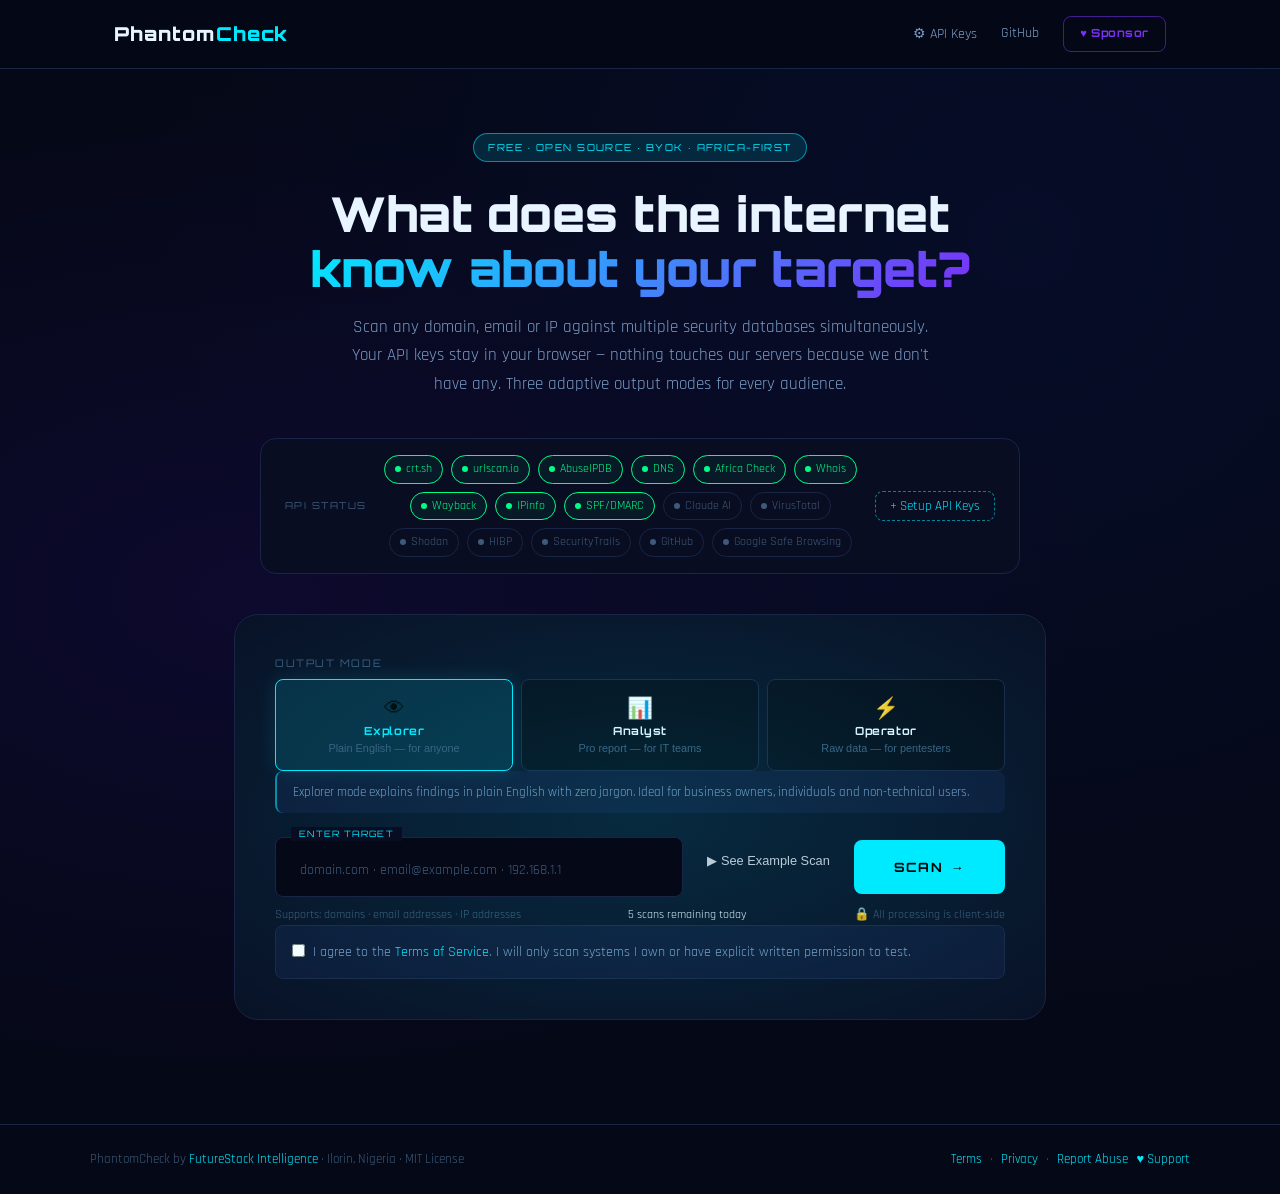
<file: Phantom stack/app.html>
<!DOCTYPE html>
<html lang="en">
<head>
  <link rel="apple-touch-icon" sizes="180x180" href="/apple-touch-icon.png">
<link rel="icon" type="image/png" sizes="32x32" href="/favicon-32x32.png">
<link rel="icon" type="image/png" sizes="16x16" href="/favicon-16x16.png">
<link rel="manifest" href="/site.webmanifest">
  <meta charset="UTF-8">
  <meta name="viewport" content="width=device-width, initial-scale=1.0">
  <title>PhantomCheck — OSINT Reconnaissance</title>
  <meta name="description" content="Free open-source AI-powered OSINT tool. BYOK. Three adaptive output modes. Africa-first scanning.">
  <!-- OG Meta Tags -->
<meta property="og:title" content="PhantomCheck — AI-Powered OSINT Tool" />
<meta property="og:description" content="Scan any domain, email, IP or company against multiple security APIs. Three modes: Explorer, Analyst, Operator." />
<meta property="og:image" content="https://phantomcheck.pages.dev/assets/og-image.png" />
<meta property="og:url" content="https://phantomcheck.pages.dev/app" />
<meta property="og:type" content="website" />

<!-- Twitter Card -->
<meta name="twitter:card" content="summary_large_image" />
<meta name="twitter:title" content="PhantomCheck — AI-Powered OSINT Tool" />
<meta name="twitter:description" content="Scan any domain, email, IP or company against multiple security APIs. Three modes: Explorer, Analyst, Operator." />
<meta name="twitter:image" content="https://phantomcheck.pages.dev/assets/og-image.png" />
  <link rel="stylesheet" href="assets/css/global.css">
  <link rel="stylesheet" href="assets/css/app.css">
</head>

<body>

  <!-- ========== NAVIGATION ========== -->
  <nav class="nav">
    <div class="nav-inner">
      <a href="/app" class="nav-logo">
        Phantom<span>Check</span>
      </a>
      <div class="nav-links">
        <button class="nav-link" id="settingsBtn">⚙ API Keys</button>
        <a href="https://github.com/futurestackintel/phantomcheck" 
           target="_blank" class="nav-link">GitHub</a>
        <a href="https://flutterwave.com/donate/ugstejgoyctr" 
   target="_blank" class="btn-sponsor">♥ Sponsor</a>
      </div>
    </div>
  </nav>

  <!-- ========== HERO ========== -->
  <section class="hero">
    <div class="hero-inner">
      <div class="hero-badge">FREE · OPEN SOURCE · BYOK · AFRICA-FIRST</div>
      <h1 class="hero-title">
        What does the internet<br>
        <span class="hero-title-accent">know about your target?</span>
      </h1>
      <p class="hero-subtitle">
        Scan any domain, email or IP against multiple security databases simultaneously. 
        Your API keys stay in your browser — nothing touches our servers because 
        we don't have any. Three adaptive output modes for every audience.
      </p>

      <!-- BYOK Status Bar — shows which APIs are ready -->
      <div class="api-status-bar" id="apiStatusBar">
        <div class="api-status-label">API STATUS</div>
        <div class="api-status-pills" id="apiStatusPills">
          <!-- Rendered by JS on load -->
        </div>
        <button class="api-status-setup" id="apiStatusSetupBtn">
          + Setup API Keys
        </button>
      </div>

    </div>
  </section>

  <!-- ========== MAIN TOOL ========== -->
  <main class="tool-container">

    <!-- Search Card -->
    <div class="search-card">

      <!-- Mode Selector -->
      <div class="mode-selector">
        <div class="mode-label">Output Mode</div>
        <div class="mode-tabs">

          <button class="mode-tab active" data-mode="explorer">
            <span class="mode-icon">👁</span>
            <span class="mode-name">Explorer</span>
            <span class="mode-desc">Plain English — for anyone</span>
          </button>

          <button class="mode-tab" data-mode="analyst">
            <span class="mode-icon">📊</span>
            <span class="mode-name">Analyst</span>
            <span class="mode-desc">Pro report — for IT teams</span>
          </button>

          <button class="mode-tab" data-mode="operator">
            <span class="mode-icon">⚡</span>
            <span class="mode-name">Operator</span>
            <span class="mode-desc">Raw data — for pentesters</span>
          </button>

        </div>

        <!-- Mode description — updates when mode changes -->
        <div class="mode-context" id="modeContext">
          <span class="mode-context-text" id="modeContextText">
            Explorer mode explains findings in plain English with zero jargon. 
            Ideal for business owners, individuals and non-technical users.
          </span>
        </div>
      </div>

      <!-- Search Input -->
      <div class="search-area">
        <div class="search-input-wrapper">
          <div class="search-type-badge" id="inputTypeBadge">ENTER TARGET</div>
          <input
            type="text"
            id="searchInput"
            class="search-input"
            placeholder="domain.com · email@example.com · 192.168.1.1"
            autocomplete="off"
            spellcheck="false"
          >
          <button class="btn-demo" onclick="runDemo(currentMode)" type="button">▶ See Example Scan</button>
          <button class="btn-scan" id="scanBtn">
            <span class="scan-btn-text">SCAN</span>
            <span class="scan-btn-icon">→</span>
          </button>
        </div>

        <div class="search-meta">
  <span class="input-hint" id="inputHint">
    Supports: domains · email addresses · IP addresses
  </span>
  <span class="searches-remaining" id="searchesRemaining">5 scans remaining today</span>
  <span class="search-privacy">🔒 All processing is client-side</span>
</div>

      <!-- Terms notice — shown only on first visit -->
      <div class="terms-notice hidden" id="termsNotice">
        <label class="terms-label">
          <input type="checkbox" id="termsCheckbox" class="terms-checkbox">
          <span>
            I agree to the 
            <a href="pages/terms.html" target="_blank">Terms of Service</a>. 
            I will only scan systems I own or have explicit written permission to test.
          </span>
        </label>
      </div>

      </div> 

    </div> 

    <!-- ========== LOADING TERMINAL ========== -->
    <div class="terminal-container hidden" id="terminalContainer">
      <div class="terminal-header">
        <div class="terminal-dots">
          <span class="dot dot-red"></span>
          <span class="dot dot-yellow"></span>
          <span class="dot dot-green"></span>
        </div>
        <div class="terminal-title" id="terminal-title">phantomcheck — reconnaissance active</div>
      </div>
      <div class="terminal-body" id="terminalBody">
        <div class="terminal-line">
          <span class="terminal-prompt">phantom@check:~$</span>
          <span class="terminal-cmd" id="terminalCmd"></span>
          <span class="terminal-cursor">▋</span>
        </div>
        <div class="terminal-log" id="terminalLog"></div>
      </div>
    </div>

    <!-- ========== RESULTS AREA ========== -->
    <div class="results-container hidden" id="resultsContainer">

      <!-- Risk Score Header -->
      <div class="risk-header">
        <div class="risk-gauge-wrapper">
          <svg class="risk-gauge" viewBox="0 0 200 120" 
               xmlns="http://www.w3.org/2000/svg">
            <!-- Background arc -->
            <path
              d="M 20 100 A 80 80 0 0 1 180 100"
              fill="none"
              stroke="#1a2444"
              stroke-width="12"
              stroke-linecap="round"
            />
            <!-- Animated progress arc — filled by JS -->
            <path
              id="gaugeArc"
              d="M 20 100 A 80 80 0 0 1 180 100"
              fill="none"
              stroke="#00eaff"
              stroke-width="12"
              stroke-linecap="round"
              stroke-dasharray="251"
              stroke-dashoffset="251"
            />
            <text id="gaugeScore" x="100" y="90" text-anchor="middle"
              font-family="Orbitron" font-size="32" font-weight="900" 
              fill="#e8f4ff">--</text>
            <text x="100" y="108" text-anchor="middle"
              font-family="Rajdhani" font-size="11" fill="#7a9cc4">
              THREAT SCORE
            </text>
          </svg>
        </div>

        <div class="risk-summary">
          <div class="risk-level" id="riskLevel">Scanning...</div>
          <div class="risk-target" id="riskTarget"></div>
          <div class="risk-description" id="riskDescription"></div>
          <div class="result-actions">
            <button class="btn-action" id="exportPdfBtn">📄 Export PDF</button>
            <button class="btn-action" id="copyReportBtn">📋 Copy</button>
            <button class="btn-action" id="shareReportBtn">🔗 Share</button>
            <button class="btn-action" id="freshScanBtn" onclick="forceFreshScan()">🔄 Fresh Scan</button>
          </div>
        </div>
      </div>

      <!-- AI Interpreted Output — rendered by modes.js -->
      <div class="mode-output" id="modeOutput"></div>

      <!-- Raw API Result Cards — rendered by ui.js -->
      <div class="api-results" id="apiResults">
        <h3 class="section-title">Raw Source Data</h3>
      </div>

    </div>

  </main>

  <!-- ========== BYOK SETTINGS PANEL ========== -->
  <div class="settings-overlay hidden" id="settingsOverlay">
    <div class="settings-panel">

      <div class="settings-header">
        <h2 class="settings-title">⚙ API Key Setup</h2>
        <button class="settings-close" id="settingsClose">✕</button>
      </div>

      <p class="settings-subtitle">
        PhantomCheck runs entirely in your browser. Your API keys are stored 
        only in your browser's localStorage — they are never transmitted to 
        any server. Add keys to unlock each data source.
      </p>

      <!-- Claude API Key — most important, shown first -->
      <div class="byok-section">
        <div class="byok-section-title">AI Interpretation Engine</div>

        <div class="byok-field" id="byok-claude">
          <div class="byok-field-header">
            <div class="byok-field-left">
              <div class="byok-indicator" id="indicator-claude"></div>
              <div>
                <div class="byok-name">Claude API (Anthropic)</div>
                <div class="byok-description">
                  Powers all three output modes — Explorer, Analyst, Operator
                </div>
              </div>
            </div>
            <a href="https://console.anthropic.com" target="_blank" 
               class="byok-get-key">Get free key →</a>
          </div>
          <input
            type="password"
            class="byok-input"
            id="key-claude"
            placeholder="sk-ant-..."
            autocomplete="off"
          >
          <div class="byok-test-row">
            <button class="btn-test-key" id="test-claude" onclick="testKey('claude')">
              Test Key
            </button>
            <span class="byok-test-result" id="test-result-claude"></span>
          </div>
          
        </div>
      </div>

      <!-- Free APIs — no key needed -->
      <div class="byok-section">
        <div class="byok-section-title">Free APIs — No Key Required</div>
        <div class="byok-free-list">
          <div class="byok-free-item">
            <div class="byok-indicator active"></div>
            <div>
              <div class="byok-name">crt.sh</div>
              <div class="byok-description">SSL certificate transparency · subdomain enumeration</div>
            </div>
          </div>
          <div class="byok-free-item">
            <div class="byok-indicator active"></div>
            <div>
              <div class="byok-name">urlscan.io</div>
              <div class="byok-description">Website scanning · visual screenshots</div>
            </div>
          </div>
          <div class="byok-free-item">
            <div class="byok-indicator active"></div>
            <div>
              <div class="byok-name">AbuseIPDB</div>
              <div class="byok-description">IP reputation · abuse reports</div>
            </div>
          </div>
          <div class="byok-free-item">
            <div class="byok-indicator active"></div>
            <div>
              <div class="byok-name">DNS Lookup</div>
              <div class="byok-description">Full DNS record enumeration · A, MX, TXT, NS</div>
            </div>
          </div>
          <div class="byok-free-item">
            <div class="byok-indicator active"></div>
            <div>
              <div class="byok-name">Africa Regional Check</div>
              <div class="byok-description">.ng · .za domain exposure · African hosting vulnerabilities</div>
            </div>
          </div>
          <div class="byok-free-item">
            <div class="byok-indicator active"></div>
            <div>
              <div class="byok-name">Whois/RDAP</div>
              <div class="byok-description">Domain registration · registrar · creation and expiry dates</div>
            </div>
          </div>
          <div class="byok-free-item">
            <div class="byok-indicator active"></div>
            <div>
              <div class="byok-name">Wayback Machine</div>
              <div class="byok-description">Historical snapshots · deleted pages · domain age context</div>
            </div>
          </div>
          <div class="byok-free-item">
            <div class="byok-indicator active"></div>
            <div>
              <div class="byok-name">IPinfo</div>
              <div class="byok-description">Geolocation · ISP · VPN detection · Tor exit node check</div>
            </div>
          </div>
          <div class="byok-free-item">
            <div class="byok-indicator active"></div>
            <div>
              <div class="byok-name">SPF / DKIM / DMARC</div>
              <div class="byok-description">Email authentication analysis · spoofing vulnerability check</div>
            </div>
          </div>
        </div>
      </div> 

      <!-- Premium BYOK APIs -->
      <div class="byok-section">
        <div class="byok-section-title">Premium APIs — Your Key Required</div>

        <div class="byok-field" id="byok-virustotal">
          <div class="byok-field-header">
            <div class="byok-field-left">
              <div class="byok-indicator" id="indicator-virustotal"></div>
              <div>
                <div class="byok-name">VirusTotal</div>
                <div class="byok-description">
                  90+ security vendor reputation checks
                </div>
              </div>
            </div>
            <a href="https://www.virustotal.com/gui/join-us" target="_blank" 
               class="byok-get-key">Get free key →</a>
          </div>
          <input
            type="password"
            class="byok-input"
            id="key-virustotal"
            placeholder="API key..."
            autocomplete="off"
          >
          <div class="byok-test-row">
            <button class="btn-test-key" id="test-virustotal" onclick="testKey('virustotal')">
              Test Key
            </button>
            <span class="byok-test-result" id="test-result-virustotal"></span>
          </div>
          
        </div>

        <div class="byok-field" id="byok-shodan">
          <div class="byok-field-header">
            <div class="byok-field-left">
              <div class="byok-indicator" id="indicator-shodan"></div>
              <div>
                <div class="byok-name">Shodan</div>
                <div class="byok-description">
                  Exposed ports · services · device fingerprinting
                </div>
              </div>
            </div>
            <a href="https://account.shodan.io/register" target="_blank" 
               class="byok-get-key">Get free key →</a>
          </div>
          <input
            type="password"
            class="byok-input"
            id="key-shodan"
            placeholder="API key..."
            autocomplete="off"
          >
          <div class="byok-test-row">
            <button class="btn-test-key" id="test-shodan" onclick="testKey('shodan')">
              Test Key
            </button>
            <span class="byok-test-result" id="test-result-shodan"></span>
          </div>
          
        </div>

        <div class="byok-field" id="byok-hibp">
          <div class="byok-field-header">
            <div class="byok-field-left">
              <div class="byok-indicator" id="indicator-hibp"></div>
              <div>
                <div class="byok-name">HaveIBeenPwned</div>
                <div class="byok-description">
                  Email breach detection across hundreds of known breaches
                </div>
              </div>
            </div>
            <a href="https://haveibeenpwned.com/API/Key" target="_blank" 
               class="byok-get-key">Get key →</a>
          </div>
          <input
            type="password"
            class="byok-input"
            id="key-hibp"
            placeholder="API key..."
            autocomplete="off"
          >
          <div class="byok-test-row">
            <button class="btn-test-key" id="test-hibp" onclick="testKey('hibp')">
              Test Key
            </button>
            <span class="byok-test-result" id="test-result-hibp"></span>
          </div>
          
        </div>

        <div class="byok-field" id="byok-securitytrails">
          <div class="byok-field-header">
            <div class="byok-field-left">
              <div class="byok-indicator" id="indicator-securitytrails"></div>
              <div>
                <div class="byok-name">SecurityTrails</div>
                <div class="byok-description">
                  DNS history · infrastructure mapping
                </div>
              </div>
            </div>
            <a href="https://securitytrails.com/app/signup" target="_blank" 
               class="byok-get-key">Get free key →</a>
          </div>
          <input
            type="password"
            class="byok-input"
            id="key-securitytrails"
            placeholder="API key..."
            autocomplete="off"
          >
          <div class="byok-test-row">
            <button class="btn-test-key" id="test-securitytrails" onclick="testKey('securitytrails')">
              Test Key
            </button>
            <span class="byok-test-result" id="test-result-securitytrails"></span>
          </div>
          
        </div>
        
        <div class="byok-field" id="byok-github">
          <div class="byok-field-header">
            <div class="byok-field-left">
              <div class="byok-indicator" id="indicator-github"></div>
              <div>
                <div class="byok-name">GitHub</div>
                <div class="byok-description">
                  Public repo scanning · exposed secrets · API key leaks
                </div>
              </div>
            </div>
            <a href="https://github.com/settings/tokens" target="_blank"
               class="byok-get-key">Get free token →</a>
          </div>
          
          <input
            type="password"
            class="byok-input"
            id="key-github"
            placeholder="ghp_..."
            autocomplete="off"
          >
          <div class="byok-test-row">
            <button class="btn-test-key" id="test-github" onclick="testKey('github')">
              Test Key
            </button>
            <span class="byok-test-result" id="test-result-github"></span>
          </div>
          
        </div>

        <div class="byok-field" id="byok-gsb">
          <div class="byok-field-header">
            <div class="byok-field-left">
              <div class="byok-indicator" id="indicator-gsb"></div>
              <div>
                <div class="byok-name">Google Safe Browsing</div>
                <div class="byok-description">
                  Phishing · malware · unwanted software flags from Google
                </div>
              </div>
            </div>
            <a href="https://developers.google.com/safe-browsing/v4/get-started"
               target="_blank" class="byok-get-key">Get free key →</a>
          </div>
          <input
            type="password"
            class="byok-input"
            id="key-gsb"
            placeholder="AIza..."
            autocomplete="off"
          >
          <div class="byok-test-row">
            <button class="btn-test-key" id="test-gsb" onclick="testKey('gsb')">
              Test Key
            </button>
            <span class="byok-test-result" id="test-result-gsb"></span>
          </div>

        </div> 

      </div> 
        
      <!-- Save button -->
      <button class="btn-save-keys" id="saveKeysBtn">
        SAVE KEYS TO BROWSER
      </button>

      <p class="byok-footer-note">
  Keys saved to localStorage only. Clear your browser data to remove them. 
  Never shared with anyone including FutureStack Intelligence. 
  Do not use PhantomCheck on shared or public computers — 
  saved keys are visible to anyone with access to your browser.
</p>

    </div>
  </div>

  <!-- ========== FOOTER ========== -->
  <footer class="app-footer">
    <div class="footer-inner">
      <span>
        PhantomCheck by 
        <a href="https://github.com/futurestackintel" target="_blank">
          FutureStack Intelligence
        </a> 
        · Ilorin, Nigeria · MIT License
      </span>
      <span class="footer-links">
        <a href="pages/terms.html">Terms</a> ·
        <a href="pages/privacy.html">Privacy</a> ·
        <a href="#" id="reportAbuseBtn">Report Abuse</a>
        <a href="https://flutterwave.com/donate/ugstejgoyctr" 
     target="_blank">♥ Support</a>
      </span>
    </div>
  </footer>

  <!-- Scripts load in dependency order -->
  <script src="assets/js/input.js"></script>
<script src="assets/js/cache.js"></script>
<script src="assets/js/ui.js"></script>
<script src="assets/js/modes.js"></script>
<script src="assets/js/apis.js"></script>
<script src="assets/js/ai.js"></script>
<script src="assets/js/scanner.js"></script>
<script src="assets/js/app.js"></script>

</body>
</html>
</file>
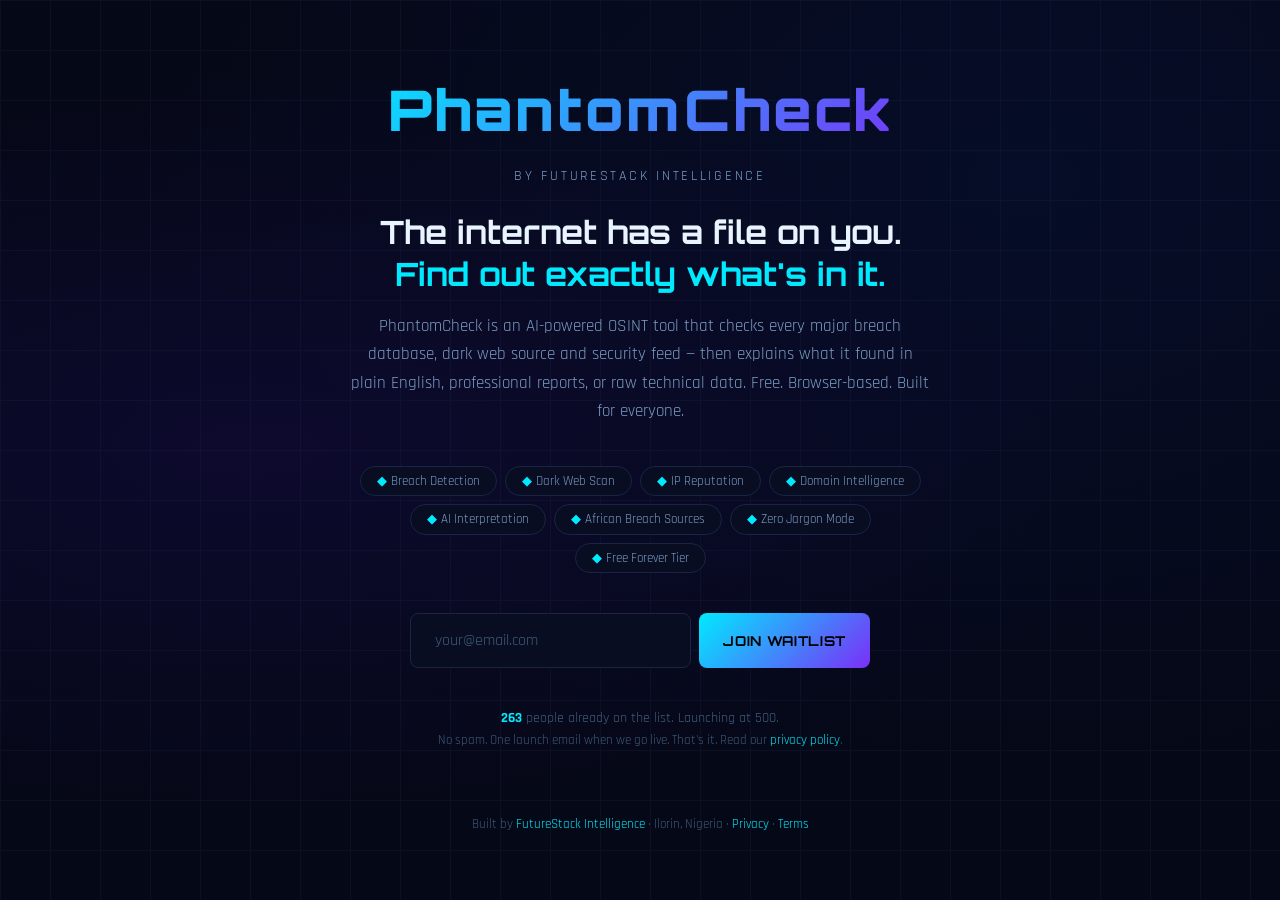
<file: Phantom stack/waitlist.html>
<!DOCTYPE html>
<html lang="en">
<head>
  <link rel="apple-touch-icon" sizes="180x180" href="/apple-touch-icon.png">
<link rel="icon" type="image/png" sizes="32x32" href="/favicon-32x32.png">
<link rel="icon" type="image/png" sizes="16x16" href="/favicon-16x16.png">
<link rel="manifest" href="/site.webmanifest">
  <meta charset="UTF-8">
  <meta name="viewport" content="width=device-width, initial-scale=1.0">

  <title>PhantomCheck — Know What The Internet Knows About You</title>
  <meta name="description" content="PhantomCheck is a free AI-powered OSINT tool that reveals your digital exposure in three modes — plain English for regular people, professional reports for businesses, raw data for security teams.">

  <!-- OG Meta Tags -->
  <meta property="og:title" content="PhantomCheck — Join the Waitlist" />
  <meta property="og:description" content="Free AI-powered security reconnaissance. Explorer mode. Analyst mode. Operator mode. One tool for everyone." />
  <meta property="og:image" content="https://phantomcheck.pages.dev/assets/og-image.png" />
  <meta property="og:url" content="https://phantomcheck.pages.dev/" />
  <meta property="og:type" content="website" />

  <!-- Twitter Card -->
  <meta name="twitter:card" content="summary_large_image" />
  <meta name="twitter:title" content="PhantomCheck — Join the Waitlist" />
  <meta name="twitter:description" content="Free AI-powered security reconnaissance. Explorer mode. Analyst mode. Operator mode. One tool for everyone." />
  <meta name="twitter:image" content="https://phantomcheck.pages.dev/assets/og-image.png" />

  <link rel="stylesheet" href="assets/css/global.css">
  <link rel="stylesheet" href="assets/css/waitlist.css">
</head>
  
<body>
  <main class="waitlist-page">
    <div class="waitlist-content">

      <!-- Brand -->
      <div class="brand">
        <span class="brand-logo">PhantomCheck</span>
        <span class="brand-tagline">by FutureStack Intelligence</span>
      </div>

      <!-- Main headline -->
      <h1 class="waitlist-headline">
        The internet has a file on you.<br>
        <span>Find out exactly what's in it.</span>
      </h1>

      <p class="waitlist-subtext">
        PhantomCheck is an AI-powered OSINT tool that checks every major breach database, 
        dark web source and security feed — then explains what it found in plain English, 
        professional reports, or raw technical data. Free. Browser-based. Built for everyone.
      </p>

      <!-- Feature pills — quick visual scan of capabilities -->
      <div class="features-strip">
        <div class="feature-pill"><span class="pill-dot">◆</span>Breach Detection</div>
        <div class="feature-pill"><span class="pill-dot">◆</span>Dark Web Scan</div>
        <div class="feature-pill"><span class="pill-dot">◆</span>IP Reputation</div>
        <div class="feature-pill"><span class="pill-dot">◆</span>Domain Intelligence</div>
        <div class="feature-pill"><span class="pill-dot">◆</span>AI Interpretation</div>
        <div class="feature-pill"><span class="pill-dot">◆</span>African Breach Sources</div>
        <div class="feature-pill"><span class="pill-dot">◆</span>Zero Jargon Mode</div>
        <div class="feature-pill"><span class="pill-dot">◆</span>Free Forever Tier</div>
      </div>

      <!-- Waitlist form — shown by default -->
      <div id="waitlist-form-container">
        <form class="waitlist-form" id="waitlistForm" novalidate>
          
          <!-- Honeypot field — bots fill this, humans don't see it -->
          <input 
            type="text" 
            name="website" 
            class="honeypot-field" 
            tabindex="-1" 
            autocomplete="off"
            aria-hidden="true"
          >

          <div class="input-row">
            <input 
              type="email" 
              id="emailInput"
              name="email"
              class="waitlist-input" 
              placeholder="your@email.com"
              required
              autocomplete="email"
            >
            <button type="submit" class="btn-join">
              JOIN WAITLIST
            </button>
          </div>
        </form>

        <p class="signup-counter">
          <strong id="signupCount">247</strong> people already on the list. 
          Launching at 500.
        </p>

        <p class="privacy-note">
          No spam. One launch email when we go live. That's it.
          Read our <a href="pages/privacy.html">privacy policy</a>.
        </p>
      </div>

      <!-- Success state — hidden until form submitted -->
      <div class="waitlist-success" id="successState">
        <div class="success-icon">🔍</div>
        <div class="success-title">You're on the list.</div>
        <p class="success-text">
          We'll email you the moment PhantomCheck goes live.<br>
          You'll be one of the first 500 people to access it.
        </p>
      </div>

      <!-- Footer -->
      <footer class="waitlist-footer">
        Built by <a href="https://github.com/futurestackintel" target="_blank">FutureStack Intelligence</a> · 
        Ilorin, Nigeria · 
        <a href="pages/privacy.html">Privacy</a> · 
        <a href="pages/terms.html">Terms</a>
      </footer>

    </div>
  </main>

  <script>
    // ============================================
    // WAITLIST FORM LOGIC
    // ============================================

    const form = document.getElementById('waitlistForm');
    const emailInput = document.getElementById('emailInput');
    const formContainer = document.getElementById('waitlist-form-container');
    const successState = document.getElementById('successState');
    const signupCount = document.getElementById('signupCount');

    function animateCounter() {
      const start = 247;
      const end = start + Math.floor(Math.random() * 65) + 1;
      let current = start;
      
      const timer = setInterval(() => {
        current++;
        signupCount.textContent = current;
        if (current >= end) clearInterval(timer);
      }, 80); // increments every 80ms — fast enough to feel live, slow enough to read
    }

    // Run counter animation when page loads
    animateCounter();

    // Form submission handler
    form.addEventListener('submit', function(event) {
      // Prevent
      event.preventDefault();

      // HONEYPOT CHECK
      const honeypot = form.querySelector('input[name="website"]');
      if (honeypot && honeypot.value !== '') {
        return;
      }

      const email = emailInput.value.trim();

      // Basic email format validation
      if (!email || !email.includes('@') || !email.includes('.')) {
        emailInput.style.borderColor = 'var(--critical)';
        emailInput.placeholder = 'Please enter a valid email';
        setTimeout(() => {
          emailInput.style.borderColor = '';
          emailInput.placeholder = 'your@email.com';
        }, 2000); 
        return;
      }

      localStorage.setItem('phantomcheck_waitlist', email);
      localStorage.setItem('phantomcheck_waitlist_date', Date.now());

      // Send email to Web3Forms
fetch('https://api.web3forms.com/submit', {
  method: 'POST',
  headers: { 'Content-Type': 'application/json' },
  body: JSON.stringify({
    access_key: '97c0ae21-ffde-4d5d-875a-648f00e59607',
    email: email,
    subject: 'New PhantomCheck Waitlist Signup'
  })
});

// Hide form, show success message
formContainer.style.display = 'none';
successState.classList.add('visible');

    });

    if (localStorage.getItem('phantomcheck_waitlist')) {
      formContainer.style.display = 'none';
      successState.classList.add('visible');
    }
  </script>
</body>
</html>
</file>
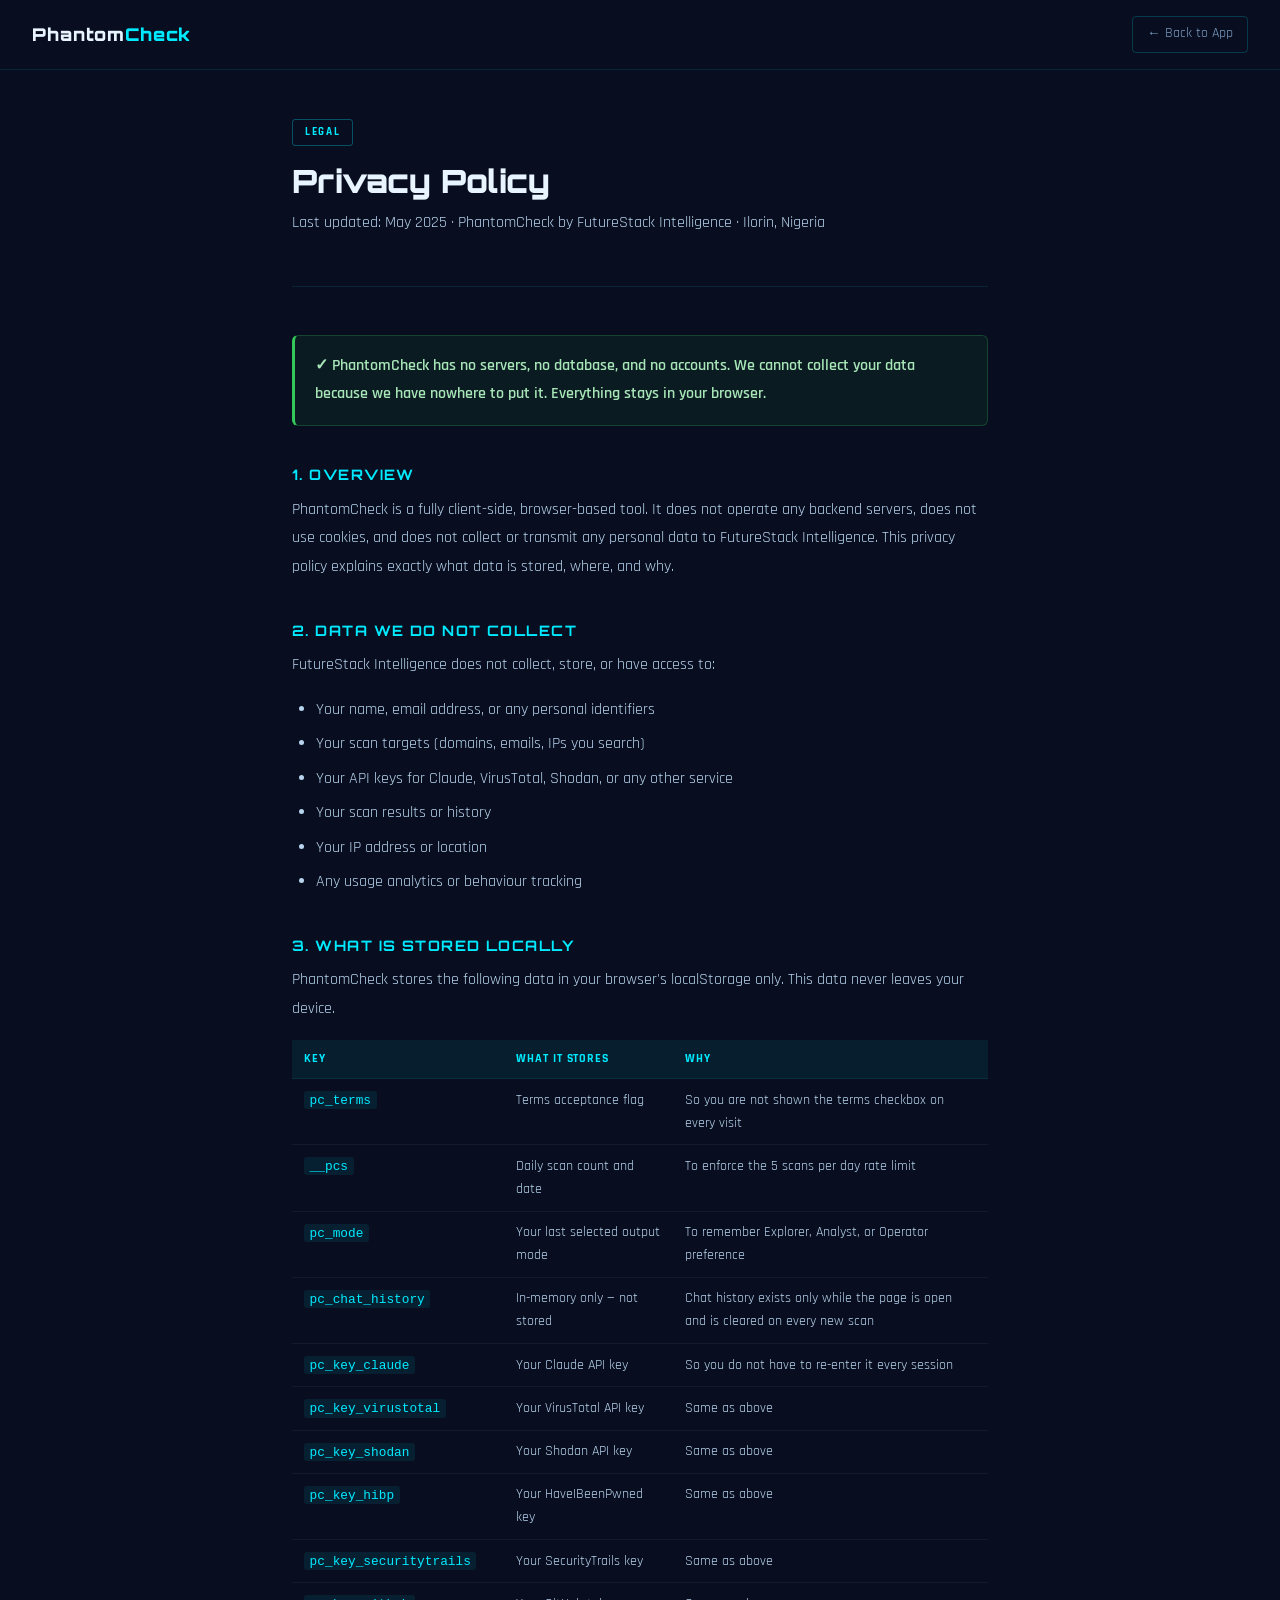
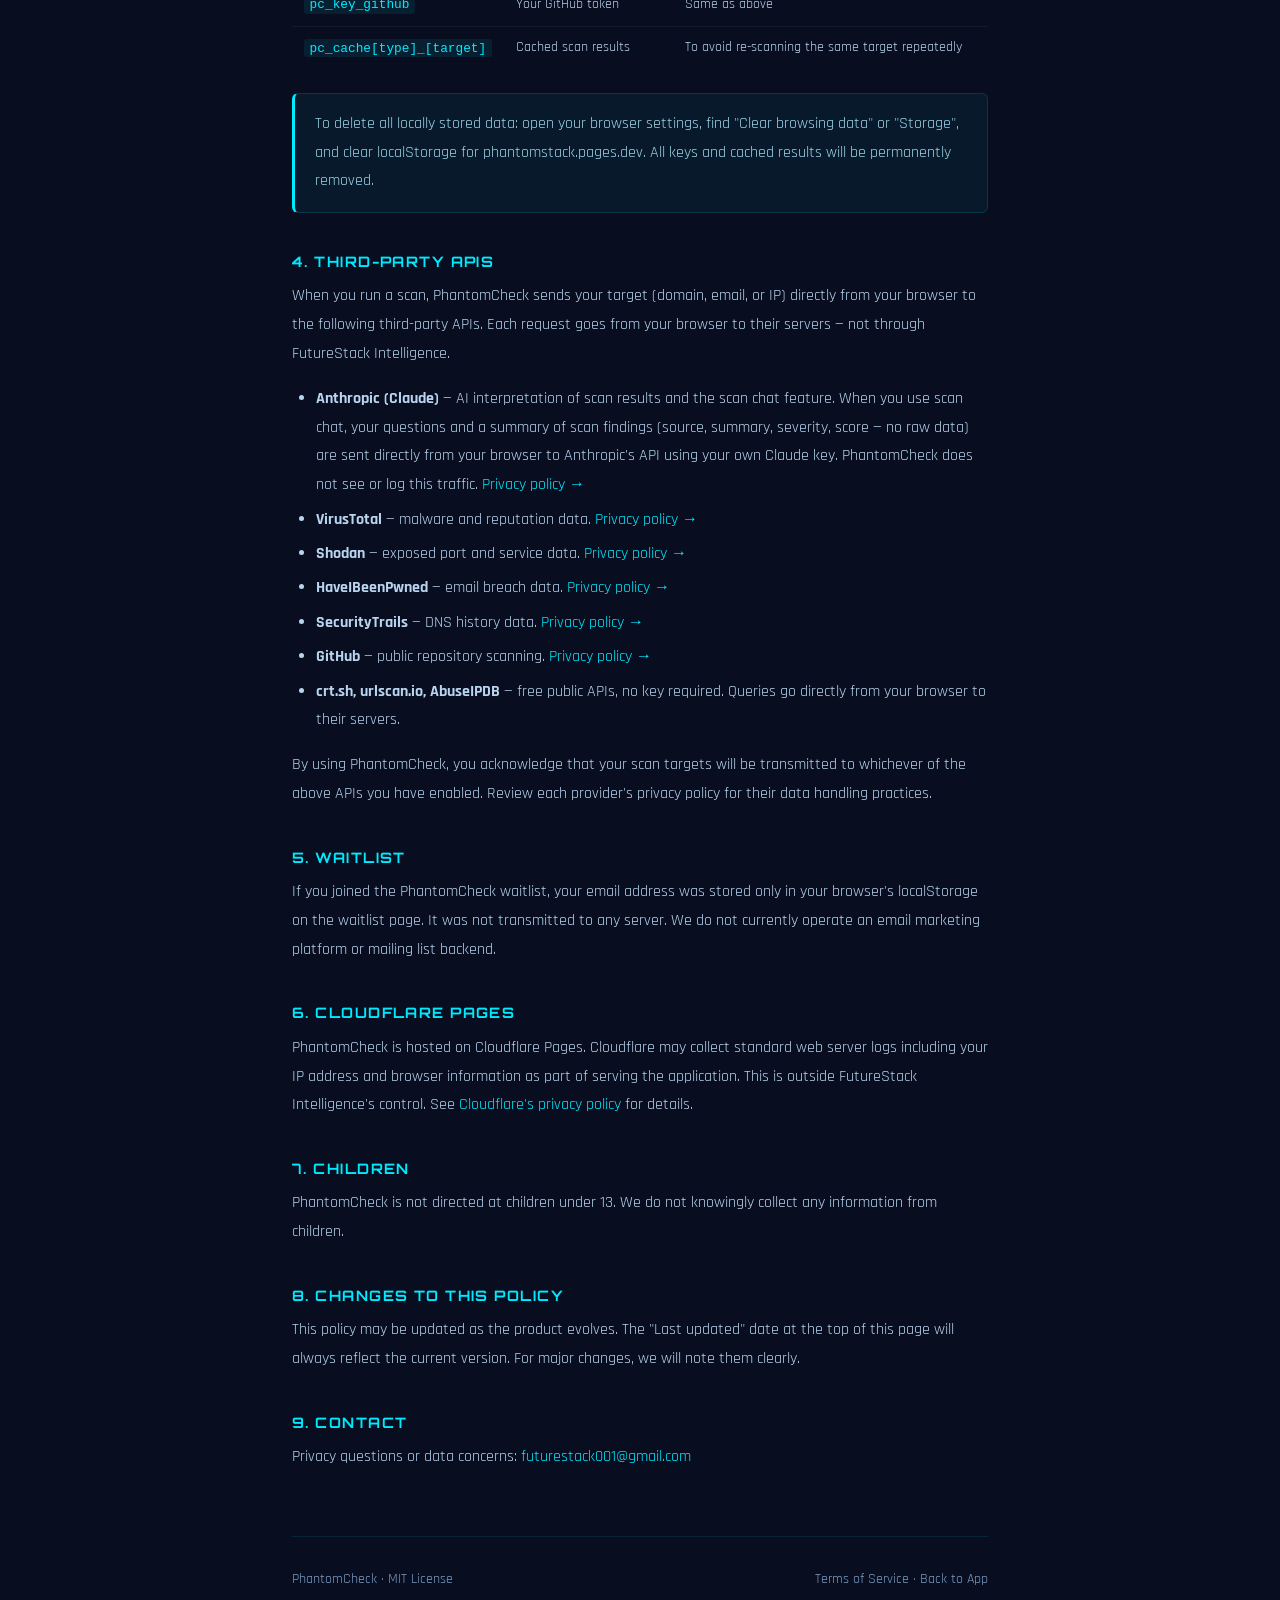
<file: Phantom stack/pages/privacy.html>
<!DOCTYPE html>
<html lang="en">
<head>
  <meta charset="UTF-8">
  <meta name="viewport" content="width=device-width, initial-scale=1.0">
  <title>Privacy Policy — PhantomCheck</title>
  <meta name="description" content="PhantomCheck Privacy Policy. No servers. No tracking. Your data stays in your browser.">
  <link rel="stylesheet" href="../assets/css/global.css">
  <style>
    body {
      background: var(--bg, #080e1f);
      color: var(--text, #e8f4ff);
      font-family: 'Rajdhani', 'Segoe UI', sans-serif;
      margin: 0;
      padding: 0;
    }
    .legal-nav {
      border-bottom: 1px solid rgba(0, 234, 255, 0.1);
      padding: 1rem 2rem;
      display: flex;
      align-items: center;
      justify-content: space-between;
    }
    .legal-nav-logo {
      font-family: 'Orbitron', monospace;
      font-weight: 900;
      font-size: 1.1rem;
      color: #e8f4ff;
      text-decoration: none;
      letter-spacing: 0.05em;
    }
    .legal-nav-logo span { color: #00eaff; }
    .legal-nav-back {
      font-size: 0.85rem;
      color: #7a9cc4;
      text-decoration: none;
      border: 1px solid rgba(0, 234, 255, 0.2);
      padding: 0.4rem 0.9rem;
      border-radius: 4px;
      transition: all 0.2s;
    }
    .legal-nav-back:hover { color: #00eaff; border-color: #00eaff; }
    .legal-page {
      max-width: 760px;
      margin: 0 auto;
      padding: 3rem 2rem 6rem;
    }
    .legal-header {
      margin-bottom: 3rem;
      border-bottom: 1px solid rgba(0, 234, 255, 0.1);
      padding-bottom: 2rem;
    }
    .legal-badge {
      display: inline-block;
      font-size: 0.7rem;
      font-weight: 700;
      letter-spacing: 0.15em;
      color: #00eaff;
      border: 1px solid rgba(0, 234, 255, 0.3);
      padding: 0.25rem 0.75rem;
      border-radius: 3px;
      margin-bottom: 1rem;
    }
    .legal-title {
      font-family: 'Orbitron', monospace;
      font-size: 2rem;
      font-weight: 900;
      color: #e8f4ff;
      margin: 0 0 0.5rem;
      line-height: 1.2;
    }
    .legal-meta { font-size: 0.85rem; color: #7a9cc4; }
    .legal-page h2 {
      font-family: 'Orbitron', monospace;
      font-size: 0.9rem;
      font-weight: 700;
      color: #00eaff;
      letter-spacing: 0.1em;
      margin: 2.5rem 0 0.75rem;
      text-transform: uppercase;
    }
    .legal-page p {
      font-size: 1rem;
      line-height: 1.8;
      color: #b8d4ee;
      margin: 0 0 1rem;
    }
    .legal-page ul { margin: 0 0 1rem; padding-left: 1.5rem; }
    .legal-page ul li {
      font-size: 1rem;
      line-height: 1.8;
      color: #b8d4ee;
      margin-bottom: 0.35rem;
    }
    .legal-good {
      background: rgba(52, 199, 89, 0.07);
      border: 1px solid rgba(52, 199, 89, 0.25);
      border-left: 3px solid #34c759;
      border-radius: 6px;
      padding: 1rem 1.25rem;
      margin: 1.5rem 0;
    }
    .legal-good p { color: #a8e6b8; margin: 0; font-weight: 600; }
    .legal-info {
      background: rgba(0, 234, 255, 0.05);
      border: 1px solid rgba(0, 234, 255, 0.15);
      border-left: 3px solid #00eaff;
      border-radius: 6px;
      padding: 1rem 1.25rem;
      margin: 1.5rem 0;
    }
    .legal-info p { color: #9dd4e8; margin: 0; }
    .legal-page a { color: #00eaff; text-decoration: none; }
    .legal-page a:hover { text-decoration: underline; }
    .ls-table {
      width: 100%;
      border-collapse: collapse;
      margin: 1rem 0 1.5rem;
      font-size: 0.9rem;
    }
    .ls-table th {
      text-align: left;
      padding: 0.6rem 0.75rem;
      background: rgba(0, 234, 255, 0.07);
      color: #00eaff;
      font-weight: 700;
      font-size: 0.75rem;
      letter-spacing: 0.08em;
      text-transform: uppercase;
      border-bottom: 1px solid rgba(0, 234, 255, 0.15);
    }
    .ls-table td {
      padding: 0.6rem 0.75rem;
      color: #b8d4ee;
      border-bottom: 1px solid rgba(255, 255, 255, 0.05);
      vertical-align: top;
    }
    .ls-table tr:last-child td { border-bottom: none; }
    .ls-table code {
      font-family: 'Courier New', monospace;
      font-size: 0.8rem;
      color: #00eaff;
      background: rgba(0, 234, 255, 0.08);
      padding: 0.1rem 0.35rem;
      border-radius: 3px;
    }
    .legal-footer {
      margin-top: 4rem;
      padding-top: 2rem;
      border-top: 1px solid rgba(0, 234, 255, 0.1);
      font-size: 0.85rem;
      color: #7a9cc4;
      display: flex;
      justify-content: space-between;
      flex-wrap: wrap;
      gap: 0.5rem;
    }
    .legal-footer a { color: #7a9cc4; }
    .legal-footer a:hover { color: #00eaff; }
  </style>
</head>
<body>

  <nav class="legal-nav">
    <a href="../app.html" class="legal-nav-logo">Phantom<span>Check</span></a>
    <a href="../app.html" class="legal-nav-back">← Back to App</a>
  </nav>

  <div class="legal-page">

    <div class="legal-header">
      <div class="legal-badge">LEGAL</div>
      <h1 class="legal-title">Privacy Policy</h1>
      <p class="legal-meta">
        Last updated: May 2025 · PhantomCheck by FutureStack Intelligence · Ilorin, Nigeria
      </p>
    </div>

    <div class="legal-good">
      <p>
        ✓ PhantomCheck has no servers, no database, and no accounts. We cannot collect your data 
        because we have nowhere to put it. Everything stays in your browser.
      </p>
    </div>

    <h2>1. Overview</h2>
    <p>
      PhantomCheck is a fully client-side, browser-based tool. It does not operate any backend 
      servers, does not use cookies, and does not collect or transmit any personal data to 
      FutureStack Intelligence. This privacy policy explains exactly what data is stored, where, and why.
    </p>

    <h2>2. Data We Do NOT Collect</h2>
    <p>FutureStack Intelligence does not collect, store, or have access to:</p>
    <ul>
      <li>Your name, email address, or any personal identifiers</li>
      <li>Your scan targets (domains, emails, IPs you search)</li>
      <li>Your API keys for Claude, VirusTotal, Shodan, or any other service</li>
      <li>Your scan results or history</li>
      <li>Your IP address or location</li>
      <li>Any usage analytics or behaviour tracking</li>
    </ul>

    <h2>3. What Is Stored Locally</h2>
    <p>
      PhantomCheck stores the following data in your browser's localStorage only. 
      This data never leaves your device.
    </p>

    <table class="ls-table">
      <thead>
        <tr>
          <th>Key</th>
          <th>What it stores</th>
          <th>Why</th>
        </tr>
      </thead>
      <tbody>
        <tr>
          <td><code>pc_terms</code></td>
          <td>Terms acceptance flag</td>
          <td>So you are not shown the terms checkbox on every visit</td>
        </tr>
        <tr>
          <td><code>__pcs</code></td>
          <td>Daily scan count and date</td>
          <td>To enforce the 5 scans per day rate limit</td>
        </tr>
        <tr>
          <td><code>pc_mode</code></td>
          <td>Your last selected output mode</td>
          <td>To remember Explorer, Analyst, or Operator preference</td>
        </tr>
        <tr>
          <td><code>pc_chat_history</code></td>
          <td>In-memory only — not stored</td>
          <td>Chat history exists only while the page is open and is cleared on every new scan</td>
       </tr>
        <tr>
          <td><code>pc_key_claude</code></td>
          <td>Your Claude API key</td>
          <td>So you do not have to re-enter it every session</td>
        </tr>
        <tr>
          <td><code>pc_key_virustotal</code></td>
          <td>Your VirusTotal API key</td>
          <td>Same as above</td>
        </tr>
        <tr>
          <td><code>pc_key_shodan</code></td>
          <td>Your Shodan API key</td>
          <td>Same as above</td>
        </tr>
        <tr>
          <td><code>pc_key_hibp</code></td>
          <td>Your HaveIBeenPwned key</td>
          <td>Same as above</td>
        </tr>
        <tr>
          <td><code>pc_key_securitytrails</code></td>
          <td>Your SecurityTrails key</td>
          <td>Same as above</td>
        </tr>
        <tr>
          <td><code>pc_key_github</code></td>
          <td>Your GitHub token</td>
          <td>Same as above</td>
        </tr>
        <tr>
          <td><code>pc_cache[type]_[target]</code></td>
          <td>Cached scan results</td>
          <td>To avoid re-scanning the same target repeatedly</td>
        </tr>
      </tbody>
    </table>

    <div class="legal-info">
      <p>
        To delete all locally stored data: open your browser settings, find "Clear browsing data" 
        or "Storage", and clear localStorage for phantomstack.pages.dev. All keys and cached 
        results will be permanently removed.
      </p>
    </div>

    <h2>4. Third-Party APIs</h2>
    <p>
      When you run a scan, PhantomCheck sends your target (domain, email, or IP) directly from 
      your browser to the following third-party APIs. Each request goes from your browser to their 
      servers — not through FutureStack Intelligence.
    </p>
    <ul>
      <li>
  <strong>Anthropic (Claude)</strong> — AI interpretation of scan results and 
  the scan chat feature. When you use scan chat, your questions and a summary 
  of scan findings (source, summary, severity, score — no raw data) are sent 
  directly from your browser to Anthropic's API using your own Claude key. 
  PhantomCheck does not see or log this traffic.
  <a href="https://www.anthropic.com/privacy" target="_blank">Privacy policy →</a>
      </li>
      <li>
        <strong>VirusTotal</strong> — malware and reputation data.
        <a href="https://support.virustotal.com/hc/en-us/articles/115002168385-Privacy-Policy" target="_blank">Privacy policy →</a>
      </li>
      <li>
        <strong>Shodan</strong> — exposed port and service data.
        <a href="https://www.shodan.io/privacy" target="_blank">Privacy policy →</a>
      </li>
      <li>
        <strong>HaveIBeenPwned</strong> — email breach data.
        <a href="https://haveibeenpwned.com/Privacy" target="_blank">Privacy policy →</a>
      </li>
      <li>
        <strong>SecurityTrails</strong> — DNS history data.
        <a href="https://securitytrails.com/privacy" target="_blank">Privacy policy →</a>
      </li>
      <li>
        <strong>GitHub</strong> — public repository scanning.
        <a href="https://docs.github.com/en/site-policy/privacy-policies/github-general-privacy-statement" target="_blank">Privacy policy →</a>
      </li>
      <li>
        <strong>crt.sh, urlscan.io, AbuseIPDB</strong> — free public APIs, no key required. 
        Queries go directly from your browser to their servers.
      </li>
    </ul>
    <p>
      By using PhantomCheck, you acknowledge that your scan targets will be transmitted to 
      whichever of the above APIs you have enabled. Review each provider's privacy policy 
      for their data handling practices.
    </p>

    <h2>5. Waitlist</h2>
    <p>
      If you joined the PhantomCheck waitlist, your email address was stored only in your 
      browser's localStorage on the waitlist page. It was not transmitted to any server. 
      We do not currently operate an email marketing platform or mailing list backend.
    </p>

    <h2>6. Cloudflare Pages</h2>
    <p>
      PhantomCheck is hosted on Cloudflare Pages. Cloudflare may collect standard web server 
      logs including your IP address and browser information as part of serving the application. 
      This is outside FutureStack Intelligence's control. See 
      <a href="https://www.cloudflare.com/privacypolicy/" target="_blank">Cloudflare's privacy policy</a> 
      for details.
    </p>

    <h2>7. Children</h2>
    <p>
      PhantomCheck is not directed at children under 13. We do not knowingly collect any 
      information from children.
    </p>

    <h2>8. Changes to This Policy</h2>
    <p>
      This policy may be updated as the product evolves. The "Last updated" date at the top 
      of this page will always reflect the current version. For major changes, we will note 
      them clearly.
    </p>

    <h2>9. Contact</h2>
    <p>
      Privacy questions or data concerns:
      <a href="mailto:futurestack001@gmail.com?subject=PhantomCheck Privacy Inquiry">
        futurestack001@gmail.com
      </a>
    </p>

    <div class="legal-footer">
      <span>PhantomCheck · <a href="https://github.com/futurestackintel/phantomcheck" target="_blank">MIT License</a></span>
      <span><a href="terms.html">Terms of Service</a> · <a href="../app.html">Back to App</a></span>
    </div>

  </div>
</body>
</html>
</file>
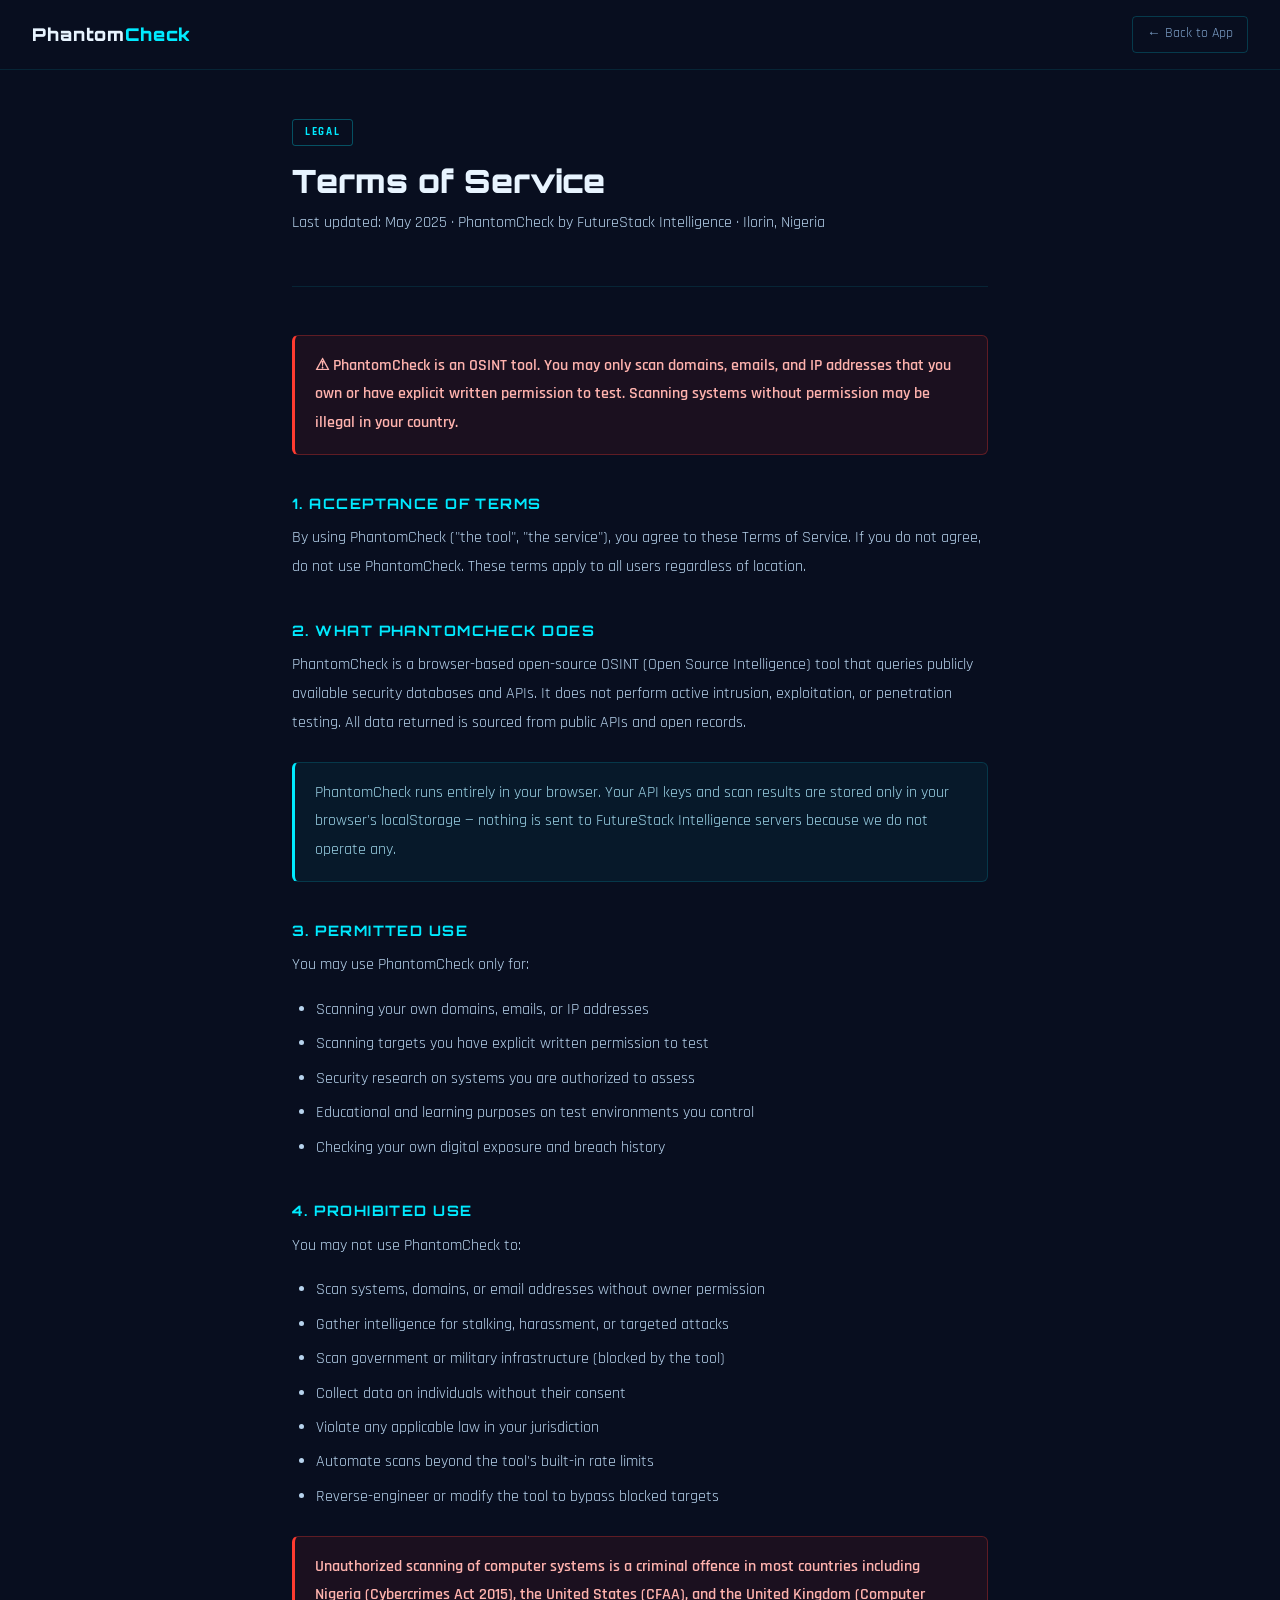
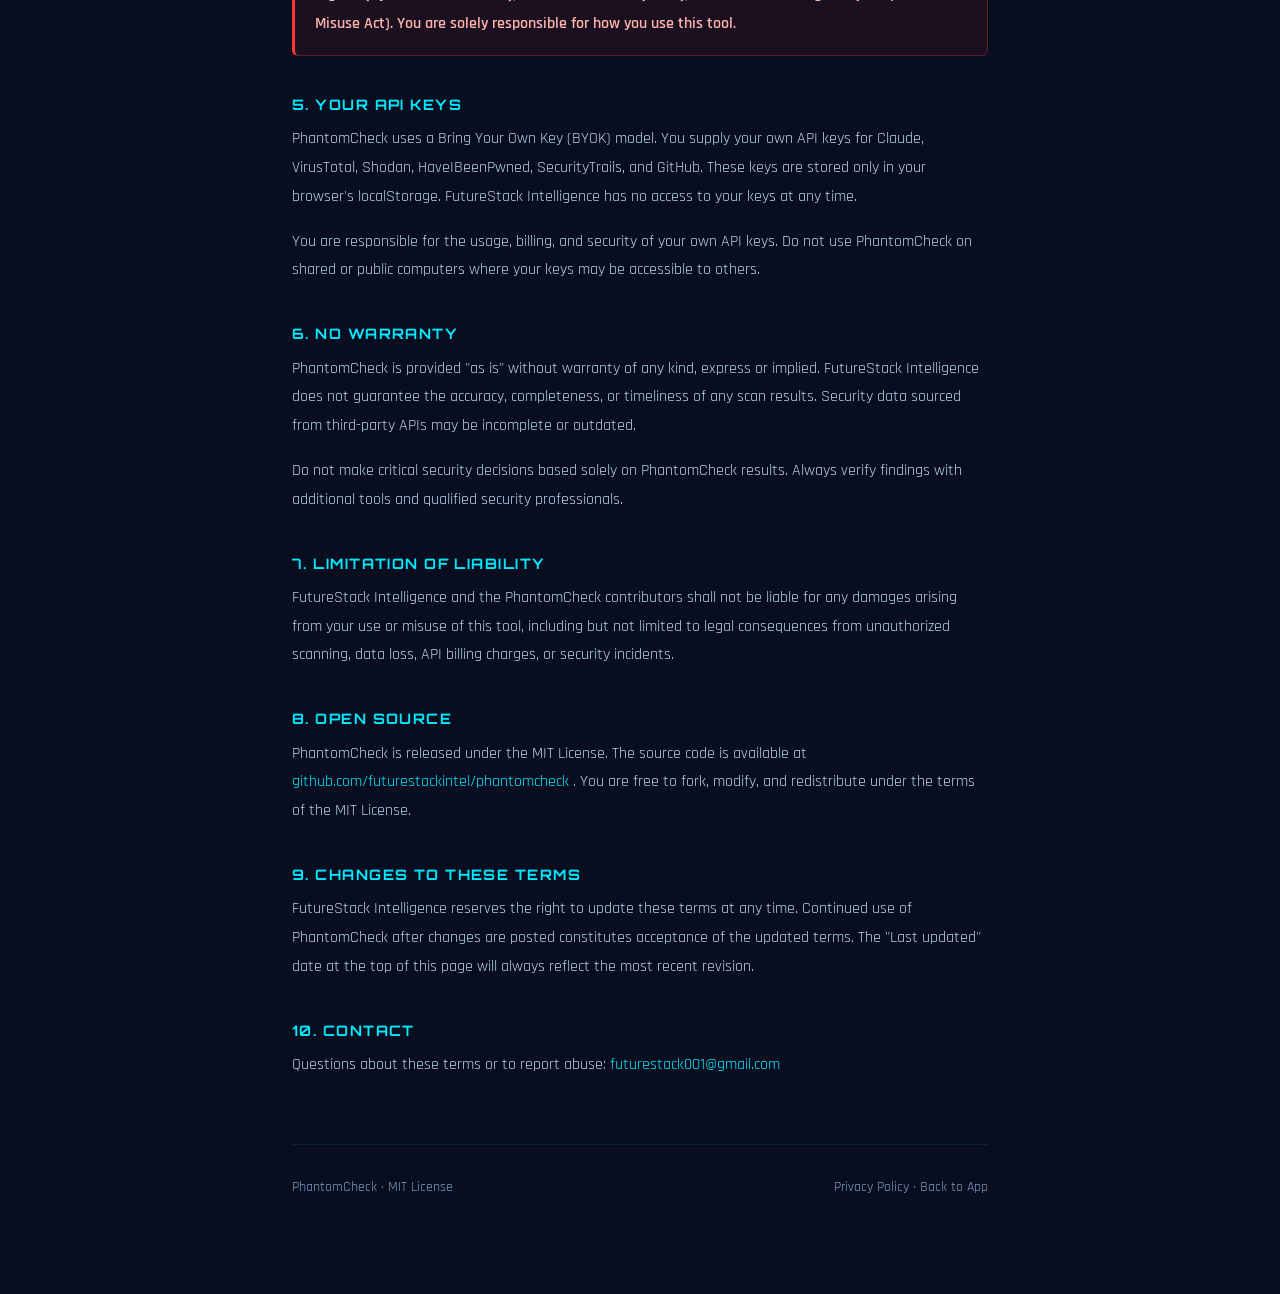
<file: Phantom stack/pages/terms.html>
<!DOCTYPE html>
<html lang="en">
<head>
  <meta charset="UTF-8">
  <meta name="viewport" content="width=device-width, initial-scale=1.0">
  <title>Terms of Service — PhantomCheck</title>
  <meta name="description" content="PhantomCheck Terms of Service. Responsible use policy for AI-powered OSINT reconnaissance.">
  <link rel="stylesheet" href="../assets/css/global.css">
  <style>
    body {
      background: var(--bg, #080e1f);
      color: var(--text, #e8f4ff);
      font-family: 'Rajdhani', 'Segoe UI', sans-serif;
      margin: 0;
      padding: 0;
    }
    .legal-nav {
      border-bottom: 1px solid rgba(0, 234, 255, 0.1);
      padding: 1rem 2rem;
      display: flex;
      align-items: center;
      justify-content: space-between;
    }
    .legal-nav-logo {
      font-family: 'Orbitron', monospace;
      font-weight: 900;
      font-size: 1.1rem;
      color: #e8f4ff;
      text-decoration: none;
      letter-spacing: 0.05em;
    }
    .legal-nav-logo span { color: #00eaff; }
    .legal-nav-back {
      font-size: 0.85rem;
      color: #7a9cc4;
      text-decoration: none;
      border: 1px solid rgba(0, 234, 255, 0.2);
      padding: 0.4rem 0.9rem;
      border-radius: 4px;
      transition: all 0.2s;
    }
    .legal-nav-back:hover { color: #00eaff; border-color: #00eaff; }
    .legal-page {
      max-width: 760px;
      margin: 0 auto;
      padding: 3rem 2rem 6rem;
    }
    .legal-header {
      margin-bottom: 3rem;
      border-bottom: 1px solid rgba(0, 234, 255, 0.1);
      padding-bottom: 2rem;
    }
    .legal-badge {
      display: inline-block;
      font-size: 0.7rem;
      font-weight: 700;
      letter-spacing: 0.15em;
      color: #00eaff;
      border: 1px solid rgba(0, 234, 255, 0.3);
      padding: 0.25rem 0.75rem;
      border-radius: 3px;
      margin-bottom: 1rem;
    }
    .legal-title {
      font-family: 'Orbitron', monospace;
      font-size: 2rem;
      font-weight: 900;
      color: #e8f4ff;
      margin: 0 0 0.5rem;
      line-height: 1.2;
    }
    .legal-meta { font-size: 0.85rem; color: #7a9cc4; }
    .legal-page h2 {
      font-family: 'Orbitron', monospace;
      font-size: 0.9rem;
      font-weight: 700;
      color: #00eaff;
      letter-spacing: 0.1em;
      margin: 2.5rem 0 0.75rem;
      text-transform: uppercase;
    }
    .legal-page p {
      font-size: 1rem;
      line-height: 1.8;
      color: #b8d4ee;
      margin: 0 0 1rem;
    }
    .legal-page ul { margin: 0 0 1rem; padding-left: 1.5rem; }
    .legal-page ul li {
      font-size: 1rem;
      line-height: 1.8;
      color: #b8d4ee;
      margin-bottom: 0.35rem;
    }
    .legal-warning {
      background: rgba(255, 59, 48, 0.08);
      border: 1px solid rgba(255, 59, 48, 0.3);
      border-left: 3px solid #ff3b30;
      border-radius: 6px;
      padding: 1rem 1.25rem;
      margin: 1.5rem 0;
    }
    .legal-warning p { color: #ffb3ae; margin: 0; font-weight: 600; }
    .legal-info {
      background: rgba(0, 234, 255, 0.05);
      border: 1px solid rgba(0, 234, 255, 0.15);
      border-left: 3px solid #00eaff;
      border-radius: 6px;
      padding: 1rem 1.25rem;
      margin: 1.5rem 0;
    }
    .legal-info p { color: #9dd4e8; margin: 0; }
    .legal-page a { color: #00eaff; text-decoration: none; }
    .legal-page a:hover { text-decoration: underline; }
    .legal-footer {
      margin-top: 4rem;
      padding-top: 2rem;
      border-top: 1px solid rgba(0, 234, 255, 0.1);
      font-size: 0.85rem;
      color: #7a9cc4;
      display: flex;
      justify-content: space-between;
      flex-wrap: wrap;
      gap: 0.5rem;
    }
    .legal-footer a { color: #7a9cc4; }
    .legal-footer a:hover { color: #00eaff; }
  </style>
</head>
<body>

  <nav class="legal-nav">
    <a href="../app.html" class="legal-nav-logo">Phantom<span>Check</span></a>
    <a href="../app.html" class="legal-nav-back">← Back to App</a>
  </nav>

  <div class="legal-page">

    <div class="legal-header">
      <div class="legal-badge">LEGAL</div>
      <h1 class="legal-title">Terms of Service</h1>
      <p class="legal-meta">
        Last updated: May 2025 · PhantomCheck by FutureStack Intelligence · Ilorin, Nigeria
      </p>
    </div>

    <div class="legal-warning">
      <p>
        ⚠ PhantomCheck is an OSINT tool. You may only scan domains, emails, and IP addresses 
        that you own or have explicit written permission to test. Scanning systems without 
        permission may be illegal in your country.
      </p>
    </div>

    <h2>1. Acceptance of Terms</h2>
    <p>
      By using PhantomCheck ("the tool", "the service"), you agree to these Terms of Service. 
      If you do not agree, do not use PhantomCheck. These terms apply to all users regardless of location.
    </p>

    <h2>2. What PhantomCheck Does</h2>
    <p>
      PhantomCheck is a browser-based open-source OSINT (Open Source Intelligence) tool that queries 
      publicly available security databases and APIs. It does not perform active intrusion, exploitation, 
      or penetration testing. All data returned is sourced from public APIs and open records.
    </p>

    <div class="legal-info">
      <p>
        PhantomCheck runs entirely in your browser. Your API keys and scan results are stored only 
        in your browser's localStorage — nothing is sent to FutureStack Intelligence servers because 
        we do not operate any.
      </p>
    </div>

    <h2>3. Permitted Use</h2>
    <p>You may use PhantomCheck only for:</p>
    <ul>
      <li>Scanning your own domains, emails, or IP addresses</li>
      <li>Scanning targets you have explicit written permission to test</li>
      <li>Security research on systems you are authorized to assess</li>
      <li>Educational and learning purposes on test environments you control</li>
      <li>Checking your own digital exposure and breach history</li>
    </ul>

    <h2>4. Prohibited Use</h2>
    <p>You may not use PhantomCheck to:</p>
    <ul>
      <li>Scan systems, domains, or email addresses without owner permission</li>
      <li>Gather intelligence for stalking, harassment, or targeted attacks</li>
      <li>Scan government or military infrastructure (blocked by the tool)</li>
      <li>Collect data on individuals without their consent</li>
      <li>Violate any applicable law in your jurisdiction</li>
      <li>Automate scans beyond the tool's built-in rate limits</li>
      <li>Reverse-engineer or modify the tool to bypass blocked targets</li>
    </ul>

    <div class="legal-warning">
      <p>
        Unauthorized scanning of computer systems is a criminal offence in most countries including 
        Nigeria (Cybercrimes Act 2015), the United States (CFAA), and the United Kingdom 
        (Computer Misuse Act). You are solely responsible for how you use this tool.
      </p>
    </div>

    <h2>5. Your API Keys</h2>
    <p>
      PhantomCheck uses a Bring Your Own Key (BYOK) model. You supply your own API keys for Claude, 
      VirusTotal, Shodan, HaveIBeenPwned, SecurityTrails, and GitHub. These keys are stored only in 
      your browser's localStorage. FutureStack Intelligence has no access to your keys at any time.
    </p>
    <p>
      You are responsible for the usage, billing, and security of your own API keys. Do not use 
      PhantomCheck on shared or public computers where your keys may be accessible to others.
    </p>

    <h2>6. No Warranty</h2>
    <p>
      PhantomCheck is provided "as is" without warranty of any kind, express or implied. FutureStack 
      Intelligence does not guarantee the accuracy, completeness, or timeliness of any scan results. 
      Security data sourced from third-party APIs may be incomplete or outdated.
    </p>
    <p>
      Do not make critical security decisions based solely on PhantomCheck results. Always verify 
      findings with additional tools and qualified security professionals.
    </p>

    <h2>7. Limitation of Liability</h2>
    <p>
      FutureStack Intelligence and the PhantomCheck contributors shall not be liable for any damages 
      arising from your use or misuse of this tool, including but not limited to legal consequences 
      from unauthorized scanning, data loss, API billing charges, or security incidents.
    </p>

    <h2>8. Open Source</h2>
    <p>
      PhantomCheck is released under the MIT License. The source code is available at 
      <a href="https://github.com/futurestackintel/phantomcheck" target="_blank">
        github.com/futurestackintel/phantomcheck
      </a>. 
      You are free to fork, modify, and redistribute under the terms of the MIT License.
    </p>

    <h2>9. Changes to These Terms</h2>
    <p>
      FutureStack Intelligence reserves the right to update these terms at any time. Continued use 
      of PhantomCheck after changes are posted constitutes acceptance of the updated terms. The 
      "Last updated" date at the top of this page will always reflect the most recent revision.
    </p>

    <h2>10. Contact</h2>
    <p>
      Questions about these terms or to report abuse:
      <a href="mailto:futurestack001@gmail.com?subject=PhantomCheck Terms Inquiry">
        futurestack001@gmail.com
      </a>
    </p>

    <div class="legal-footer">
      <span>PhantomCheck · <a href="https://github.com/futurestackintel/phantomcheck" target="_blank">MIT License</a></span>
      <span><a href="privacy.html">Privacy Policy</a> · <a href="../app.html">Back to App</a></span>
    </div>

  </div>
</body>
</html>
</file>
<file: Phantom stack/assets/css/global.css>
/* ============================================
   PHANTOMCHECK — GLOBAL STYLES
   All colors, fonts and resets live here.
   Every other CSS file uses these variables.
   ============================================ */

/* Import fonts from Google Fonts */
@import url('https://fonts.googleapis.com/css2?family=Orbitron:wght@400;700;900&family=Rajdhani:wght@300;400;500;600;700&display=swap');

/* CSS Custom Properties — change a color here, it changes everywhere */
:root {
  /* Core colors */
  --bg-deep:        #050816;   /* Main page background */
  --bg-card:        #080d22;   /* Card and panel backgrounds */
  --bg-elevated:    #0d1533;   /* Slightly raised surfaces */
  --border-subtle:  #1a2444;   /* Subtle borders */
  --border-active:  #00eaff44; /* Borders on focused/active elements */

  /* Brand colors */
  --cyan:           #00eaff;   /* Primary accent — PhantomCheck cyan */
  --cyan-dim:       #00eaff88; /* Dimmed cyan for secondary uses */
  --cyan-glow:      #00eaff22; /* Glow/shadow color */
  --purple:         #7b2ff7;   /* Secondary accent */
  --purple-dim:     #7b2ff788;
  --purple-glow:    #7b2ff722;

  /* Severity colors */
  --safe:           #00ff88;   /* Green — clean result */
  --warning:        #ffaa00;   /* Yellow — needs attention */
  --critical:       #ff3366;   /* Red — serious risk */

  /* Text colors */
  --text-primary:   #e8f4ff;   /* Main readable text */
  --text-secondary: #7a9cc4;   /* Supporting text, labels */
  --text-muted:     #3d5a7a;   /* Placeholder text, disabled states */

  /* Typography */
  --font-display:  'Orbitron', sans-serif;   /* Headers, logo, mode names */
  --font-body:     'Rajdhani', sans-serif;   /* Body text, reports */

  /* Spacing scale */
  --space-xs:  4px;
  --space-sm:  8px;
  --space-md:  16px;
  --space-lg:  24px;
  --space-xl:  40px;
  --space-2xl: 64px;

  /* Border radius */
  --radius-sm:  4px;
  --radius-md:  8px;
  --radius-lg:  16px;
  --radius-xl:  24px;
}

/* ---- Reset ---- */
*, *::before, *::after {
  box-sizing: border-box;
  margin: 0;
  padding: 0;
}

html {
  scroll-behavior: smooth;
  font-size: 16px;
}

body {
  background-color: var(--bg-deep);
  color: var(--text-primary);
  font-family: var(--font-body);
  font-size: 1rem;
  line-height: 1.6;
  min-height: 100vh;
  /* Subtle animated background gradient */
  background-image: 
    radial-gradient(ellipse at 20% 50%, #0d0a2e 0%, transparent 60%),
    radial-gradient(ellipse at 80% 20%, #060d28 0%, transparent 60%);
}

/* ---- Typography base ---- */
h1, h2, h3, h4, h5, h6 {
  font-family: var(--font-display);
  font-weight: 700;
  line-height: 1.2;
  color: var(--text-primary);
}

a {
  color: var(--cyan);
  text-decoration: none;
  transition: opacity 0.2s ease;
}

a:hover {
  opacity: 0.8;
}

/* ---- Utility classes ---- */
.text-cyan    { color: var(--cyan); }
.text-purple  { color: var(--purple); }
.text-safe    { color: var(--safe); }
.text-warning { color: var(--warning); }
.text-critical{ color: var(--critical); }
.text-muted   { color: var(--text-secondary); }

.hidden { display: none !important; }

/* ---- Scrollbar styling ---- */
::-webkit-scrollbar { width: 6px; }
::-webkit-scrollbar-track { background: var(--bg-card); }
::-webkit-scrollbar-thumb { 
  background: var(--border-subtle); 
  border-radius: 3px; 
}
::-webkit-scrollbar-thumb:hover { background: var(--cyan-dim); }
</file>
<file: Phantom stack/assets/css/app.css>
/* ============================================
   PHANTOMCHECK — APP STYLES
   ============================================ */

/* ---- Navigation ---- */
.nav {
  position: sticky;
  top: 0;
  z-index: 100;
  background: rgba(5, 8, 22, 0.92);
  backdrop-filter: blur(12px);
  border-bottom: 1px solid var(--border-subtle);
}

.nav-inner {
  max-width: 1100px;
  margin: 0 auto;
  padding: var(--space-md) var(--space-lg);
  display: flex;
  align-items: center;
  justify-content: space-between;
}

.nav-logo {
  font-family: var(--font-display);
  font-size: 1.2rem;
  font-weight: 900;
  color: var(--text-primary);
  letter-spacing: 0.05em;
  text-decoration: none;
}

.nav-logo span { color: var(--cyan); }

.nav-links {
  display: flex;
  align-items: center;
  gap: var(--space-lg);
}

.nav-link {
  font-size: 0.85rem;
  color: var(--text-secondary);
  text-decoration: none;
  transition: color 0.2s;
  cursor: pointer;
  background: none;
  border: none;
  font-family: var(--font-body);
}

.nav-link:hover { color: var(--cyan); }

/* Sponsor button — heart/community feel not upgrade pressure */
.btn-sponsor {
  background: transparent;
  border: 1px solid var(--purple-dim);
  color: var(--purple);
  font-family: var(--font-display);
  font-size: 0.7rem;
  font-weight: 700;
  letter-spacing: 0.05em;
  padding: 8px 16px;
  border-radius: var(--radius-md);
  cursor: pointer;
  transition: all 0.2s;
  text-decoration: none;
}

.btn-sponsor:hover {
  background: var(--purple-glow);
  border-color: var(--purple);
}

/* ---- Hero ---- */
.hero {
  padding: var(--space-2xl) var(--space-lg) var(--space-xl);
  text-align: center;
}

.hero-inner {
  max-width: 760px;
  margin: 0 auto;
}

.hero-badge {
  display: inline-block;
  background: var(--cyan-glow);
  border: 1px solid var(--cyan-dim);
  color: var(--cyan);
  font-family: var(--font-display);
  font-size: 0.6rem;
  letter-spacing: 0.15em;
  padding: 6px 14px;
  border-radius: 999px;
  margin-bottom: var(--space-lg);
}

.hero-title {
  font-size: clamp(1.8rem, 5vw, 3rem);
  font-weight: 900;
  line-height: 1.15;
  margin-bottom: var(--space-md);
}

.hero-title-accent {
  background: linear-gradient(135deg, var(--cyan) 0%, var(--purple) 100%);
  -webkit-background-clip: text;
  -webkit-text-fill-color: transparent;
  background-clip: text;
}

.hero-subtitle {
  font-size: 1.05rem;
  color: var(--text-secondary);
  line-height: 1.7;
  max-width: 600px;
  margin: 0 auto var(--space-xl);
}

/* ---- API Status Bar ---- */
.api-status-bar {
  display: flex;
  align-items: center;
  gap: var(--space-md);
  flex-wrap: wrap;
  justify-content: center;
  background: var(--bg-card);
  border: 1px solid var(--border-subtle);
  border-radius: var(--radius-lg);
  padding: var(--space-md) var(--space-lg);
  margin-top: var(--space-lg);
}

.api-status-label {
  font-family: var(--font-display);
  font-size: 0.6rem;
  letter-spacing: 0.15em;
  color: var(--text-muted);
  white-space: nowrap;
}

.api-status-pills {
  display: flex;
  flex-wrap: wrap;
  gap: var(--space-sm);
  flex: 1;
  justify-content: center;
}

.status-pill {
  display: flex;
  align-items: center;
  gap: 5px;
  padding: 4px 10px;
  border-radius: 999px;
  font-size: 0.72rem;
  font-family: var(--font-body);
  border: 1px solid var(--border-subtle);
  white-space: nowrap;
}

.status-pill.ready {
  border-color: var(--safe);
  color: var(--safe);
  background: rgba(0, 255, 136, 0.05);
}

.status-pill.missing {
  border-color: var(--border-subtle);
  color: var(--text-muted);
}

.status-pill-dot {
  width: 6px;
  height: 6px;
  border-radius: 50%;
  background: currentColor;
}

.api-status-setup {
  background: none;
  border: 1px dashed var(--cyan-dim);
  color: var(--cyan);
  font-family: var(--font-body);
  font-size: 0.8rem;
  padding: 6px 14px;
  border-radius: var(--radius-md);
  cursor: pointer;
  transition: all 0.2s;
  white-space: nowrap;
}

.api-status-setup:hover {
  background: var(--cyan-glow);
  border-style: solid;
}

/* ---- Tool Container ---- */
.tool-container {
  max-width: 860px;
  margin: 0 auto;
  padding: 0 var(--space-lg) var(--space-2xl);
  display: flex;
  flex-direction: column;
  gap: var(--space-lg);
}

/* ---- Search Card ---- */
.search-card {
  background: var(--bg-card);
  border: 1px solid var(--border-subtle);
  border-radius: var(--radius-xl);
  padding: var(--space-xl);
  display: flex;
  flex-direction: column;
  gap: var(--space-lg);
  position: relative;
  overflow: hidden;
}

.search-card::before {
  content: '';
  position: absolute;
  top: -50%; left: -50%;
  width: 200%; height: 200%;
  background: radial-gradient(
    ellipse at center, 
    var(--cyan-glow) 0%, 
    transparent 60%
  );
  pointer-events: none;
}

/* ---- Mode Selector ---- */
.mode-label {
  font-family: var(--font-display);
  font-size: 0.65rem;
  letter-spacing: 0.15em;
  color: var(--text-muted);
  text-transform: uppercase;
  margin-bottom: var(--space-sm);
}

.mode-tabs {
  display: grid;
  grid-template-columns: repeat(3, 1fr);
  gap: var(--space-sm);
}

.mode-tab {
  background: var(--bg-deep);
  border: 1px solid var(--border-subtle);
  border-radius: var(--radius-md);
  padding: var(--space-md);
  cursor: pointer;
  display: flex;
  flex-direction: column;
  align-items: center;
  gap: 4px;
  transition: all 0.2s ease;
}

.mode-tab:hover {
  border-color: var(--cyan-dim);
  background: var(--bg-elevated);
}

.mode-tab.active {
  border-color: var(--cyan);
  background: var(--cyan-glow);
  box-shadow: 0 0 20px var(--cyan-glow);
}

.mode-icon { font-size: 1.3rem; }

.mode-name {
  font-family: var(--font-display);
  font-size: 0.7rem;
  font-weight: 700;
  letter-spacing: 0.05em;
  color: var(--text-primary);
}

.mode-tab.active .mode-name { color: var(--cyan); }

.mode-desc {
  font-size: 0.68rem;
  color: var(--text-muted);
  text-align: center;
}

/* Mode context description below tabs */
.mode-context {
  padding: var(--space-sm) var(--space-md);
  background: var(--bg-elevated);
  border-radius: var(--radius-md);
  border-left: 2px solid var(--cyan-dim);
}

.mode-context-text {
  font-size: 0.82rem;
  color: var(--text-secondary);
  line-height: 1.5;
}

/* ---- Search Input ---- */
.search-input-wrapper {
  position: relative;
  display: flex;
  align-items: center;
  gap: var(--space-sm);
}

.search-type-badge {
  position: absolute;
  top: -10px;
  left: var(--space-md);
  background: var(--bg-card);
  padding: 0 var(--space-sm);
  font-family: var(--font-display);
  font-size: 0.55rem;
  letter-spacing: 0.15em;
  color: var(--cyan);
  white-space: nowrap;
  z-index: 1;
}

.search-input {
  flex: 1;
  background: var(--bg-deep);
  border: 1px solid var(--border-subtle);
  border-radius: var(--radius-md);
  padding: var(--space-md) var(--space-lg);
  padding-top: 20px;
  color: var(--text-primary);
  font-family: var(--font-body);
  font-size: 1.05rem;
  outline: none;
  transition: border-color 0.2s, box-shadow 0.2s;
}

.search-input::placeholder { 
  color: var(--text-muted); 
  font-size: 0.9rem; 
}

.search-input:focus {
  border-color: var(--cyan);
  box-shadow: 0 0 0 3px var(--cyan-glow);
}

.btn-scan {
  background: var(--cyan);
  color: #000;
  font-family: var(--font-display);
  font-size: 0.8rem;
  font-weight: 700;
  letter-spacing: 0.1em;
  padding: var(--space-md) var(--space-xl);
  border: none;
  border-radius: var(--radius-md);
  cursor: pointer;
  white-space: nowrap;
  display: flex;
  align-items: center;
  gap: var(--space-sm);
  transition: all 0.2s;
  height: 54px;
  flex-shrink: 0;
}

.btn-scan:hover {
  background: #00ccdd;
  transform: translateY(-1px);
  box-shadow: 0 4px 20px var(--cyan-glow);
}

.btn-scan:active { transform: translateY(0); }

.btn-scan:disabled {
  background: var(--bg-elevated);
  color: var(--cyan);
  border: 1px solid var(--cyan-dim);
  cursor: not-allowed;
  transform: none;
  box-shadow: none;
}

.search-meta {
  display: flex;
  justify-content: space-between;
  align-items: center;
  margin-top: var(--space-sm);
  font-size: 0.78rem;
}

.input-hint  { color: var(--text-muted); }
.search-privacy { color: var(--text-muted); }

/* ---- Terms Notice ---- */
.terms-notice {
  padding: var(--space-md);
  background: var(--bg-elevated);
  border: 1px solid var(--border-subtle);
  border-radius: var(--radius-md);
  transition: border-color 0.2s;
}

.terms-label {
  display: flex;
  align-items: flex-start;
  gap: var(--space-sm);
  font-size: 0.85rem;
  color: var(--text-secondary);
  cursor: pointer;
  line-height: 1.5;
}

.terms-checkbox {
  margin-top: 2px;
  accent-color: var(--cyan);
  flex-shrink: 0;
}

/* ---- Terminal ---- */
.terminal-container {
  background: #020408;
  border: 1px solid var(--border-subtle);
  border-radius: var(--radius-lg);
  overflow: hidden;
}

.terminal-header {
  background: var(--bg-elevated);
  padding: var(--space-sm) var(--space-md);
  display: flex;
  align-items: center;
  gap: var(--space-md);
  border-bottom: 1px solid var(--border-subtle);
}

.terminal-dots { display: flex; gap: 6px; }

.dot {
  width: 12px;
  height: 12px;
  border-radius: 50%;
}

.dot-red    { background: #ff5f57; }
.dot-yellow { background: #febc2e; }
.dot-green  { background: #28c840; }

.terminal-title {
  font-size: 0.75rem;
  color: var(--text-muted);
  font-family: 'Courier New', monospace;
}

.terminal-body {
  padding: var(--space-lg);
  min-height: 160px;
  max-height: 300px;
  overflow-y: auto;
  font-family: 'Courier New', monospace;
}

.terminal-line {
  display: flex;
  align-items: center;
  gap: var(--space-sm);
  margin-bottom: var(--space-sm);
  flex-wrap: wrap;
}

.terminal-prompt { color: var(--cyan); font-size: 0.85rem; }
.terminal-cmd    { color: var(--text-primary); font-size: 0.85rem; }

.terminal-cursor {
  color: var(--cyan);
  animation: blink 1s step-end infinite;
}

@keyframes blink {
  0%, 100% { opacity: 1; }
  50%       { opacity: 0; }
}

.terminal-log {
  margin-top: var(--space-md);
  display: flex;
  flex-direction: column;
  gap: 6px;
}

.log-line {
  font-size: 0.82rem;
  display: flex;
  align-items: center;
  gap: var(--space-sm);
}

.log-line.checking { color: var(--text-secondary); }
.log-line.success  { color: var(--safe); }
.log-line.warning  { color: var(--warning); }
.log-line.error    { color: var(--critical); }

.log-spinner {
  display: inline-block;
  animation: spin 0.8s linear infinite;
}

@keyframes spin {
  from { transform: rotate(0deg); }
  to   { transform: rotate(360deg); }
}

/* ---- Results Container ---- */
.results-container {
  display: flex;
  flex-direction: column;
  gap: var(--space-lg);
}

/* ---- Risk Header ---- */
.risk-header {
  background: var(--bg-card);
  border: 1px solid var(--border-subtle);
  border-radius: var(--radius-xl);
  padding: var(--space-xl);
  display: flex;
  align-items: center;
  gap: var(--space-xl);
}

.risk-gauge-wrapper { flex-shrink: 0; }
.risk-gauge { width: 180px; height: 110px; }

.risk-summary {
  flex: 1;
  display: flex;
  flex-direction: column;
  gap: var(--space-sm);
}

.risk-level {
  font-family: var(--font-display);
  font-size: 1.5rem;
  font-weight: 900;
  color: var(--cyan);
}

.risk-target {
  font-size: 0.85rem;
  color: var(--text-muted);
  font-family: 'Courier New', monospace;
}

.risk-description {
  font-size: 0.95rem;
  color: var(--text-secondary);
  line-height: 1.6;
}

.result-actions {
  display: flex;
  gap: var(--space-sm);
  flex-wrap: wrap;
  margin-top: var(--space-sm);
}

.btn-action {
  background: var(--bg-elevated);
  border: 1px solid var(--border-subtle);
  color: var(--text-secondary);
  font-family: var(--font-body);
  font-size: 0.8rem;
  padding: 8px 14px;
  border-radius: var(--radius-md);
  cursor: pointer;
  transition: all 0.2s;
  white-space: nowrap;
}

.btn-action:hover {
  border-color: var(--cyan-dim);
  color: var(--cyan);
}

/* ---- Mode Output ---- */
.mode-output {
  background: var(--bg-card);
  border: 1px solid var(--border-subtle);
  border-radius: var(--radius-xl);
  padding: var(--space-xl);
  min-height: 200px;
}

/* ---- API Result Cards ---- */
.section-title {
  font-family: var(--font-display);
  font-size: 0.75rem;
  letter-spacing: 0.15em;
  color: var(--text-muted);
  text-transform: uppercase;
  margin-bottom: var(--space-md);
}

.api-card {
  background: var(--bg-card);
  border: 1px solid var(--border-subtle);
  border-radius: var(--radius-lg);
  overflow: hidden;
  margin-bottom: var(--space-md);
  transition: border-color 0.2s;
}

.api-card:hover { border-color: var(--border-active); }

.api-card-header {
  padding: var(--space-md) var(--space-lg);
  display: flex;
  align-items: center;
  justify-content: space-between;
  cursor: pointer;
  user-select: none;
}

.api-card-left {
  display: flex;
  align-items: center;
  gap: var(--space-md);
}

.api-status-dot {
  width: 8px;
  height: 8px;
  border-radius: 50%;
  background: var(--text-muted);
  flex-shrink: 0;
}

.api-status-dot.safe {
  background: var(--safe);
  box-shadow: 0 0 6px var(--safe);
}

.api-status-dot.warning {
  background: var(--warning);
  box-shadow: 0 0 6px var(--warning);
}

.api-status-dot.critical {
  background: var(--critical);
  box-shadow: 0 0 6px var(--critical);
}

.api-name {
  font-family: var(--font-display);
  font-size: 0.75rem;
  font-weight: 700;
  letter-spacing: 0.05em;
  color: var(--text-primary);
}

.api-summary {
  font-size: 0.82rem;
  color: var(--text-secondary);
  margin-top: 2px;
}

.api-card-toggle {
  color: var(--text-muted);
  font-size: 0.8rem;
  transition: transform 0.2s;
}

.api-card.expanded .api-card-toggle {
  transform: rotate(180deg);
}

.api-card-body {
  display: none;
  padding: var(--space-md) var(--space-lg) var(--space-lg);
  border-top: 1px solid var(--border-subtle);
  font-size: 0.85rem;
  color: var(--text-secondary);
  line-height: 1.7;
}

.api-card.expanded .api-card-body { display: block; }

/* Ground truth anchor links inside AI output */
.ground-truth-link {
  display: inline-flex;
  align-items: center;
  gap: 3px;
  font-size: 0.72rem;
  color: var(--cyan-dim);
  border-bottom: 1px dashed var(--cyan-dim);
  cursor: pointer;
  transition: color 0.2s;
  margin-left: 4px;
}

.ground-truth-link:hover { color: var(--cyan); }

/* ---- BYOK Settings Panel ---- */
.settings-overlay {
  position: fixed;
  inset: 0;
  background: rgba(5, 8, 22, 0.88);
  backdrop-filter: blur(4px);
  z-index: 200;
  display: flex;
  align-items: center;
  justify-content: center;
  padding: var(--space-lg);
}

.settings-panel {
  background: var(--bg-card);
  border: 1px solid var(--border-subtle);
  border-radius: var(--radius-xl);
  padding: var(--space-xl);
  width: 100%;
  max-width: 520px;
  max-height: 88vh;
  overflow-y: auto;
}

.settings-header {
  display: flex;
  align-items: center;
  justify-content: space-between;
  margin-bottom: var(--space-md);
}

.settings-title {
  font-size: 1rem;
  color: var(--text-primary);
}

.settings-close {
  background: none;
  border: none;
  color: var(--text-muted);
  font-size: 1.2rem;
  cursor: pointer;
  transition: color 0.2s;
  line-height: 1;
}

.settings-close:hover { color: var(--critical); }

.settings-subtitle {
  font-size: 0.82rem;
  color: var(--text-secondary);
  margin-bottom: var(--space-lg);
  line-height: 1.6;
  padding: var(--space-md);
  background: var(--bg-elevated);
  border-radius: var(--radius-md);
  border-left: 2px solid var(--cyan-dim);
}

/* BYOK sections */
.byok-section {
  margin-bottom: var(--space-lg);
}

.byok-section-title {
  font-family: var(--font-display);
  font-size: 0.6rem;
  letter-spacing: 0.15em;
  color: var(--text-muted);
  text-transform: uppercase;
  margin-bottom: var(--space-md);
  padding-bottom: var(--space-sm);
  border-bottom: 1px solid var(--border-subtle);
}

/* Individual BYOK field */
.byok-field {
  background: var(--bg-elevated);
  border: 1px solid var(--border-subtle);
  border-radius: var(--radius-md);
  padding: var(--space-md);
  margin-bottom: var(--space-sm);
  transition: border-color 0.2s;
}

.byok-field.has-key { border-color: var(--safe); }

.byok-field-header {
  display: flex;
  align-items: center;
  justify-content: space-between;
  margin-bottom: var(--space-sm);
}

.byok-field-left {
  display: flex;
  align-items: center;
  gap: var(--space-sm);
}

/* Small colored dot showing key status */
.byok-indicator {
  width: 8px;
  height: 8px;
  border-radius: 50%;
  background: var(--text-muted);
  flex-shrink: 0;
  transition: all 0.3s;
}

.byok-indicator.active {
  background: var(--safe);
  box-shadow: 0 0 6px var(--safe);
}

.byok-name {
  font-size: 0.85rem;
  font-weight: 600;
  color: var(--text-primary);
}

.byok-description {
  font-size: 0.75rem;
  color: var(--text-muted);
  margin-top: 2px;
}

.byok-get-key {
  font-size: 0.72rem;
  color: var(--cyan-dim);
  text-decoration: none;
  white-space: nowrap;
  transition: color 0.2s;
}

.byok-get-key:hover { color: var(--cyan); }

.byok-input {
  width: 100%;
  background: var(--bg-deep);
  border: 1px solid var(--border-subtle);
  border-radius: var(--radius-sm);
  padding: var(--space-sm) var(--space-md);
  color: var(--text-primary);
  font-family: 'Courier New', monospace;
  font-size: 0.82rem;
  outline: none;
  transition: border-color 0.2s;
}

.byok-input:focus { border-color: var(--cyan); }

/* Free API list inside settings */
.byok-free-list {
  display: flex;
  flex-direction: column;
  gap: var(--space-sm);
}

.byok-free-item {
  display: flex;
  align-items: center;
  gap: var(--space-sm);
  padding: var(--space-sm) var(--space-md);
  background: var(--bg-elevated);
  border-radius: var(--radius-md);
  border: 1px solid var(--border-subtle);
}

/* Save button */
.btn-save-keys {
  width: 100%;
  background: linear-gradient(135deg, var(--cyan) 0%, var(--purple) 100%);
  color: #000;
  font-family: var(--font-display);
  font-size: 0.8rem;
  font-weight: 700;
  letter-spacing: 0.1em;
  padding: var(--space-md);
  border: none;
  border-radius: var(--radius-md);
  cursor: pointer;
  transition: opacity 0.2s, transform 0.1s;
  margin-top: var(--space-md);
}

.btn-save-keys:hover {
  opacity: 0.9;
  transform: translateY(-1px);
}

.byok-footer-note {
  font-size: 0.75rem;
  color: var(--text-muted);
  text-align: center;
  margin-top: var(--space-md);
  line-height: 1.5;
}

/* ---- Footer ---- */
.app-footer {
  border-top: 1px solid var(--border-subtle);
  padding: var(--space-lg);
  margin-top: var(--space-xl);
}

.footer-inner {
  max-width: 1100px;
  margin: 0 auto;
  display: flex;
  justify-content: space-between;
  align-items: center;
  font-size: 0.8rem;
  color: var(--text-muted);
  flex-wrap: wrap;
  gap: var(--space-md);
}

.footer-links {
  display: flex;
  gap: var(--space-sm);
}

/* ---- Mobile Responsive ---- */
@media (max-width: 640px) {
  .hero { padding: var(--space-xl) var(--space-md) var(--space-lg); }

  .tool-container { padding: 0 var(--space-md) var(--space-xl); }

  .search-card { padding: var(--space-lg); }

  .mode-tabs { gap: 6px; }
  .mode-tab  { padding: var(--space-sm); }
  .mode-icon { font-size: 1rem; }
  .mode-name { font-size: 0.6rem; }
  .mode-desc { display: none; }

  .search-input-wrapper { flex-direction: column; align-items: stretch; }
  .btn-scan { width: 100%; justify-content: center; height: 48px; }

  .risk-header  { flex-direction: column; text-align: center; }
  .risk-gauge   { width: 150px; height: 90px; }
  .result-actions { justify-content: center; }

  .nav-links    { gap: var(--space-md); }
  .btn-sponsor  { display: none; }

  .footer-inner { flex-direction: column; text-align: center; }

  .settings-panel { padding: var(--space-lg); }
  .api-status-bar { flex-direction: column; }
  }
.byok-test-row {
  display: flex;
  align-items: center;
  gap: var(--space-sm);
  margin-top: var(--space-sm);
}

.btn-test-key {
  background: var(--bg-deep);
  border: 1px solid var(--border-subtle);
  color: var(--text-secondary);
  font-family: var(--font-body);
  font-size: 0.75rem;
  padding: 5px 12px;
  border-radius: var(--radius-sm);
  cursor: pointer;
  transition: all 0.2s;
  white-space: nowrap;
}

.btn-test-key:hover {
  border-color: var(--cyan-dim);
  color: var(--cyan);
}

.btn-test-key:disabled {
  opacity: 0.5;
  cursor: not-allowed;
}

.byok-test-result {
  font-size: 0.78rem;
  font-family: var(--font-body);
}
.ai-output {
  padding: var(--space-lg);
  display: flex;
  flex-direction: column;
  gap: var(--space-lg);
}

.ai-verdict {
  font-size: 1.05rem;
  color: var(--text-primary);
  line-height: 1.6;
  border-left: 3px solid var(--accent);
  padding-left: var(--space-md);
}

.ai-verdict.mono {
  font-family: var(--font-mono);
  font-size: 0.9rem;
}

.ai-rationale {
  font-size: 0.85rem;
  color: var(--text-muted);
  margin: 0;
}

.ai-findings {
  display: flex;
  flex-direction: column;
  gap: var(--space-md);
}

.ai-finding-card {
  background: var(--bg-card);
  border: 1px solid var(--border);
  border-radius: var(--radius);
  padding: var(--space-md);
  display: flex;
  flex-direction: column;
  gap: 6px;
}

.ai-finding-header {
  display: flex;
  align-items: center;
  gap: 8px;
  flex-wrap: wrap;
}

.ai-finding-header strong {
  flex: 1;
  font-size: 0.9rem;
  color: var(--text-primary);
}

.ai-source-link {
  font-size: 0.75rem;
  color: var(--accent);
  text-decoration: none;
  white-space: nowrap;
}

.ai-source-link:hover {
  text-decoration: underline;
}

.ai-finding-body {
  font-size: 0.85rem;
  color: var(--text-secondary);
  line-height: 1.5;
  margin: 0;
}

.ai-finding-body.mono {
  font-family: var(--font-mono);
  font-size: 0.8rem;
}

.ai-recommendation {
  font-size: 0.8rem;
  color: var(--accent);
  border-top: 1px solid var(--border);
  padding-top: 6px;
  margin-top: 4px;
}

.ai-exploit {
  font-size: 0.8rem;
  color: var(--warning);
  font-family: var(--font-mono);
}

.ai-actions h4 {
  font-size: 0.85rem;
  color: var(--text-primary);
  margin: 0 0 var(--space-sm);
}

.ai-actions ul {
  margin: 0;
  padding-left: 1.2rem;
  display: flex;
  flex-direction: column;
  gap: 4px;
}

.ai-actions li {
  font-size: 0.85rem;
  color: var(--text-secondary);
  line-height: 1.5;
}

.ai-tags {
  display: flex;
  flex-wrap: wrap;
  gap: 6px;
  align-items: center;
  font-size: 0.8rem;
  color: var(--text-muted);
}

.ai-tag {
  background: var(--bg-secondary);
  border: 1px solid var(--border);
  border-radius: 4px;
  padding: 2px 8px;
  font-size: 0.75rem;
  font-family: var(--font-mono);
  color: var(--text-secondary);
}

.ai-tag.warning { border-color: var(--warning); color: var(--warning); }
.ai-tag.critical { border-color: var(--critical); color: var(--critical); }

.ai-upsell {
  background: linear-gradient(135deg, var(--bg-card), var(--bg-secondary));
  border: 1px solid var(--accent);
  border-radius: var(--radius);
  padding: var(--space-md);
  display: flex;
  flex-direction: column;
  gap: 8px;
}

.ai-upsell-title {
  font-size: 0.9rem;
  font-weight: 600;
  color: var(--text-primary);
}

.ai-upsell-body {
  font-size: 0.82rem;
  color: var(--text-secondary);
  line-height: 1.5;
}

.ai-upsell-cta {
  display: inline-block;
  background: var(--accent);
  color: var(--bg-primary);
  font-size: 0.8rem;
  font-weight: 600;
  padding: 6px 14px;
  border-radius: 4px;
  text-decoration: none;
  align-self: flex-start;
}

.ai-upsell-cta:hover {
  opacity: 0.85;
}

.mode-fallback {
  padding: var(--space-lg);
  display: flex;
  flex-direction: column;
  gap: var(--space-md);
}

.mode-fallback-icon {
  font-size: 2rem;
}

.mode-fallback-title {
  font-size: 1rem;
  font-weight: 600;
  color: var(--text-primary);
}

.mode-fallback-body {
  font-size: 0.875rem;
  color: var(--text-secondary);
  line-height: 1.6;
}

.mode-fallback-what {
  font-size: 0.8rem;
  color: var(--text-muted);
  text-transform: uppercase;
  letter-spacing: 0.05em;
}

.mode-fallback-list {
  margin: 0;
  padding-left: 1.2rem;
  display: flex;
  flex-direction: column;
  gap: 6px;
}

.mode-fallback-list li {
  font-size: 0.85rem;
  color: var(--text-secondary);
  line-height: 1.5;
}

.mode-fallback-btn {
  align-self: flex-start;
  background: transparent;
  border: 1px solid var(--accent);
  color: var(--accent);
  font-size: 0.82rem;
  font-weight: 600;
  padding: 8px 16px;
  border-radius: 4px;
  cursor: pointer;
  transition: background 0.2s, color 0.2s;
}

.mode-fallback-btn:hover {
  background: var(--accent);
  color: var(--bg-primary);
}

/* ─── Scan Chat ──────────────────────────────────────────────────────────────── */

.scan-chat-section {
  background: var(--bg-card);
  border: 1px solid var(--border-subtle);
  border-radius: var(--radius-xl);
  overflow: hidden;
}

.scan-chat-toggle {
  width: 100%;
  background: none;
  border: none;
  padding: var(--space-md) var(--space-xl);
  display: flex;
  align-items: center;
  justify-content: space-between;
  cursor: pointer;
  color: var(--text-secondary);
  font-family: var(--font-body);
  font-size: 0.9rem;
  transition: background 0.2s, color 0.2s;
}

.scan-chat-toggle:hover {
  background: var(--bg-elevated);
  color: var(--cyan);
}

.scan-chat-toggle-label {
  display: flex;
  align-items: center;
  gap: var(--space-sm);
}

.scan-chat-icon {
  font-size: 1rem;
}

.scan-chat-chevron {
  font-size: 0.75rem;
  color: var(--text-muted);
  transition: transform 0.2s ease;
}

.scan-chat-body {
  border-top: 1px solid var(--border-subtle);
  display: flex;
  flex-direction: column;
  gap: 0;
}

.scan-chat-body.hidden {
  display: none;
}

.scan-chat-messages {
  padding: var(--space-lg);
  display: flex;
  flex-direction: column;
  gap: var(--space-md);
  max-height: 320px;
  overflow-y: auto;
}

.scan-chat-msg {
  display: flex;
  max-width: 88%;
}

.scan-chat-msg.user {
  align-self: flex-end;
  flex-direction: row-reverse;
}

.scan-chat-msg.assistant {
  align-self: flex-start;
}

.scan-chat-msg-text {
  display: block;
  padding: var(--space-sm) var(--space-md);
  border-radius: var(--radius-md);
  font-size: 0.875rem;
  line-height: 1.6;
  white-space: pre-wrap;
  word-break: break-word;
}

.scan-chat-msg.user .scan-chat-msg-text {
  background: var(--cyan-glow);
  border: 1px solid var(--cyan-dim);
  color: var(--cyan);
}

.scan-chat-msg.assistant .scan-chat-msg-text {
  background: var(--bg-elevated);
  border: 1px solid var(--border-subtle);
  color: var(--text-secondary);
}

.scan-chat-thinking {
  padding: 0 var(--space-lg) var(--space-md);
  display: flex;
  align-items: center;
  gap: 5px;
}

.scan-chat-thinking.hidden {
  display: none;
}

.scan-chat-thinking-dot {
  width: 6px;
  height: 6px;
  border-radius: 50%;
  background: var(--cyan-dim);
  animation: chatPulse 1.2s ease-in-out infinite;
}

.scan-chat-thinking-dot:nth-child(2) {
  animation-delay: 0.2s;
}

.scan-chat-thinking-dot:nth-child(3) {
  animation-delay: 0.4s;
}

@keyframes chatPulse {
  0%, 80%, 100% { opacity: 0.3; transform: scale(0.85); }
  40%           { opacity: 1;   transform: scale(1); }
}

.scan-chat-input-row {
  display: flex;
  align-items: center;
  gap: var(--space-sm);
  padding: var(--space-md) var(--space-lg);
  border-top: 1px solid var(--border-subtle);
  background: var(--bg-elevated);
}

.scan-chat-input {
  flex: 1;
  background: var(--bg-deep);
  border: 1px solid var(--border-subtle);
  border-radius: var(--radius-md);
  padding: var(--space-sm) var(--space-md);
  color: var(--text-primary);
  font-family: var(--font-body);
  font-size: 0.875rem;
  outline: none;
  transition: border-color 0.2s, box-shadow 0.2s;
}

.scan-chat-input::placeholder {
  color: var(--text-muted);
}

.scan-chat-input:focus {
  border-color: var(--cyan);
  box-shadow: 0 0 0 3px var(--cyan-glow);
}

.scan-chat-input:disabled {
  opacity: 0.5;
  cursor: not-allowed;
}

.scan-chat-send {
  background: var(--cyan);
  color: #000;
  font-family: var(--font-display);
  font-size: 0.75rem;
  font-weight: 700;
  letter-spacing: 0.08em;
  padding: var(--space-sm) var(--space-lg);
  border: none;
  border-radius: var(--radius-md);
  cursor: pointer;
  white-space: nowrap;
  transition: background 0.2s, transform 0.1s;
  flex-shrink: 0;
}

.scan-chat-send:hover {
  background: #00ccdd;
  transform: translateY(-1px);
}

.scan-chat-send:disabled {
  background: var(--bg-elevated);
  color: var(--cyan);
  border: 1px solid var(--cyan-dim);
  cursor: not-allowed;
  transform: none;
}

@media (max-width: 640px) {
  .scan-chat-toggle {
    padding: var(--space-md) var(--space-lg);
  }
  .scan-chat-messages {
    max-height: 240px;
  }
  .scan-chat-input-row {
    padding: var(--space-sm) var(--space-md);
  }
}

.scan-chat-suggestions {
  display: flex;
  flex-wrap: wrap;
  gap: var(--space-sm);
  padding: 0 var(--space-lg) var(--space-md);
}

.scan-chat-suggestion {
  background: none;
  border: 1px solid var(--cyan-dim);
  color: var(--cyan-dim);
  font-family: var(--font-body);
  font-size: 0.78rem;
  padding: 5px 12px;
  border-radius: var(--radius-md);
  cursor: pointer;
  transition: all 0.2s;
  text-align: left;
}

.scan-chat-suggestion:hover {
  border-color: var(--cyan);
  color: var(--cyan);
  background: var(--cyan-glow);
}

.btn-demo {
  background: transparent;
  border: 1px solid var(--accent);
  color: var(--accent);
  padding: 0.4rem 1rem;
  border-radius: 4px;
  font-size: 0.8rem;
  cursor: pointer;
  margin-bottom: 0.75rem;
  opacity: 0.8;
  transition: opacity 0.2s;
}
.btn-demo:hover {
  opacity: 1;
}
</file>
<file: Phantom stack/assets/css/waitlist.css>
/* ============================================
   WAITLIST PAGE STYLES
   ============================================ */

.waitlist-page {
  min-height: 100vh;
  display: flex;
  flex-direction: column;
  align-items: center;
  justify-content: center;
  padding: var(--space-xl) var(--space-md);
  text-align: center;
  position: relative;
  overflow: hidden;
}

/* Animated background grid effect */
.waitlist-page::before {
  content: '';
  position: absolute;
  top: 0; left: 0; right: 0; bottom: 0;
  background-image: 
    linear-gradient(var(--border-subtle) 1px, transparent 1px),
    linear-gradient(90deg, var(--border-subtle) 1px, transparent 1px);
  background-size: 50px 50px;
  opacity: 0.3;
  z-index: 0;
}

.waitlist-content {
  position: relative;
  z-index: 1;
  max-width: 580px;
  width: 100%;
}

/* Logo / Brand */
.brand {
  margin-bottom: var(--space-lg);
}

.brand-logo {
  font-family: var(--font-display);
  font-size: clamp(2rem, 6vw, 3.5rem);
  font-weight: 900;
  letter-spacing: 0.05em;
  /* Cyan to purple gradient on the text */
  background: linear-gradient(135deg, var(--cyan) 0%, var(--purple) 100%);
  -webkit-background-clip: text;
  -webkit-text-fill-color: transparent;
  background-clip: text;
  text-shadow: none; /* text-shadow doesn't work with gradient text */
  display: block;
  margin-bottom: var(--space-sm);
}

.brand-tagline {
  font-family: var(--font-body);
  font-size: 0.85rem;
  color: var(--text-secondary);
  letter-spacing: 0.2em;
  text-transform: uppercase;
}

/* Hero headline */
.waitlist-headline {
  font-size: clamp(1.4rem, 4vw, 2rem);
  font-weight: 700;
  margin-bottom: var(--space-md);
  line-height: 1.3;
  color: var(--text-primary);
}

.waitlist-headline span {
  color: var(--cyan);
}

/* Supporting paragraph */
.waitlist-subtext {
  font-size: 1.05rem;
  color: var(--text-secondary);
  margin-bottom: var(--space-xl);
  line-height: 1.7;
}

/* Email form */
.waitlist-form {
  display: flex;
  flex-direction: column;
  gap: var(--space-md);
  width: 100%;
  max-width: 460px;
  margin: 0 auto var(--space-xl);
}

.input-row {
  display: flex;
  gap: var(--space-sm);
}

.waitlist-input {
  flex: 1;
  background: var(--bg-card);
  border: 1px solid var(--border-subtle);
  border-radius: var(--radius-md);
  padding: var(--space-md) var(--space-lg);
  color: var(--text-primary);
  font-family: var(--font-body);
  font-size: 1rem;
  outline: none;
  transition: border-color 0.2s ease, box-shadow 0.2s ease;
}

.waitlist-input::placeholder {
  color: var(--text-muted);
}

.waitlist-input:focus {
  border-color: var(--cyan);
  box-shadow: 0 0 0 3px var(--cyan-glow);
}

.btn-join {
  background: linear-gradient(135deg, var(--cyan) 0%, var(--purple) 100%);
  color: #000;
  font-family: var(--font-display);
  font-size: 0.85rem;
  font-weight: 700;
  letter-spacing: 0.05em;
  padding: var(--space-md) var(--space-lg);
  border: none;
  border-radius: var(--radius-md);
  cursor: pointer;
  white-space: nowrap;
  transition: opacity 0.2s ease, transform 0.1s ease;
}

.btn-join:hover {
  opacity: 0.9;
  transform: translateY(-1px);
}

.btn-join:active {
  transform: translateY(0);
}

/* Honeypot — visually hidden spam trap */
.honeypot-field {
  position: absolute;
  left: -9999px;
  top: -9999px;
  opacity: 0;
  pointer-events: none;
  tab-index: -1;
}

/* Privacy note */
.privacy-note {
  font-size: 0.8rem;
  color: var(--text-muted);
}

/* Success state */
.waitlist-success {
  display: none;
  flex-direction: column;
  align-items: center;
  gap: var(--space-md);
  padding: var(--space-xl);
  background: var(--bg-card);
  border: 1px solid var(--cyan-dim);
  border-radius: var(--radius-lg);
  box-shadow: 0 0 40px var(--cyan-glow);
}

.waitlist-success.visible {
  display: flex;
}

.success-icon {
  font-size: 3rem;
}

.success-title {
  font-family: var(--font-display);
  font-size: 1.3rem;
  color: var(--cyan);
}

.success-text {
  color: var(--text-secondary);
  font-size: 1rem;
}

/* Features preview strip */
.features-strip {
  display: flex;
  flex-wrap: wrap;
  justify-content: center;
  gap: var(--space-sm);
  margin-bottom: var(--space-xl);
}

.feature-pill {
  background: var(--bg-card);
  border: 1px solid var(--border-subtle);
  border-radius: 999px;
  padding: var(--space-xs) var(--space-md);
  font-size: 0.8rem;
  color: var(--text-secondary);
  white-space: nowrap;
}

.feature-pill .pill-dot {
  color: var(--cyan);
  margin-right: 4px;
}

/* Counter */
.signup-counter {
  font-size: 0.85rem;
  color: var(--text-muted);
  margin-top: var(--space-sm);
}

.signup-counter strong {
  color: var(--cyan);
}

/* Footer */
.waitlist-footer {
  margin-top: var(--space-2xl);
  font-size: 0.8rem;
  color: var(--text-muted);
}

/* Mobile responsive */
@media (max-width: 480px) {
  .input-row {
    flex-direction: column;
  }
  
  .btn-join {
    width: 100%;
    padding: var(--space-md);
  }
}
</file>
